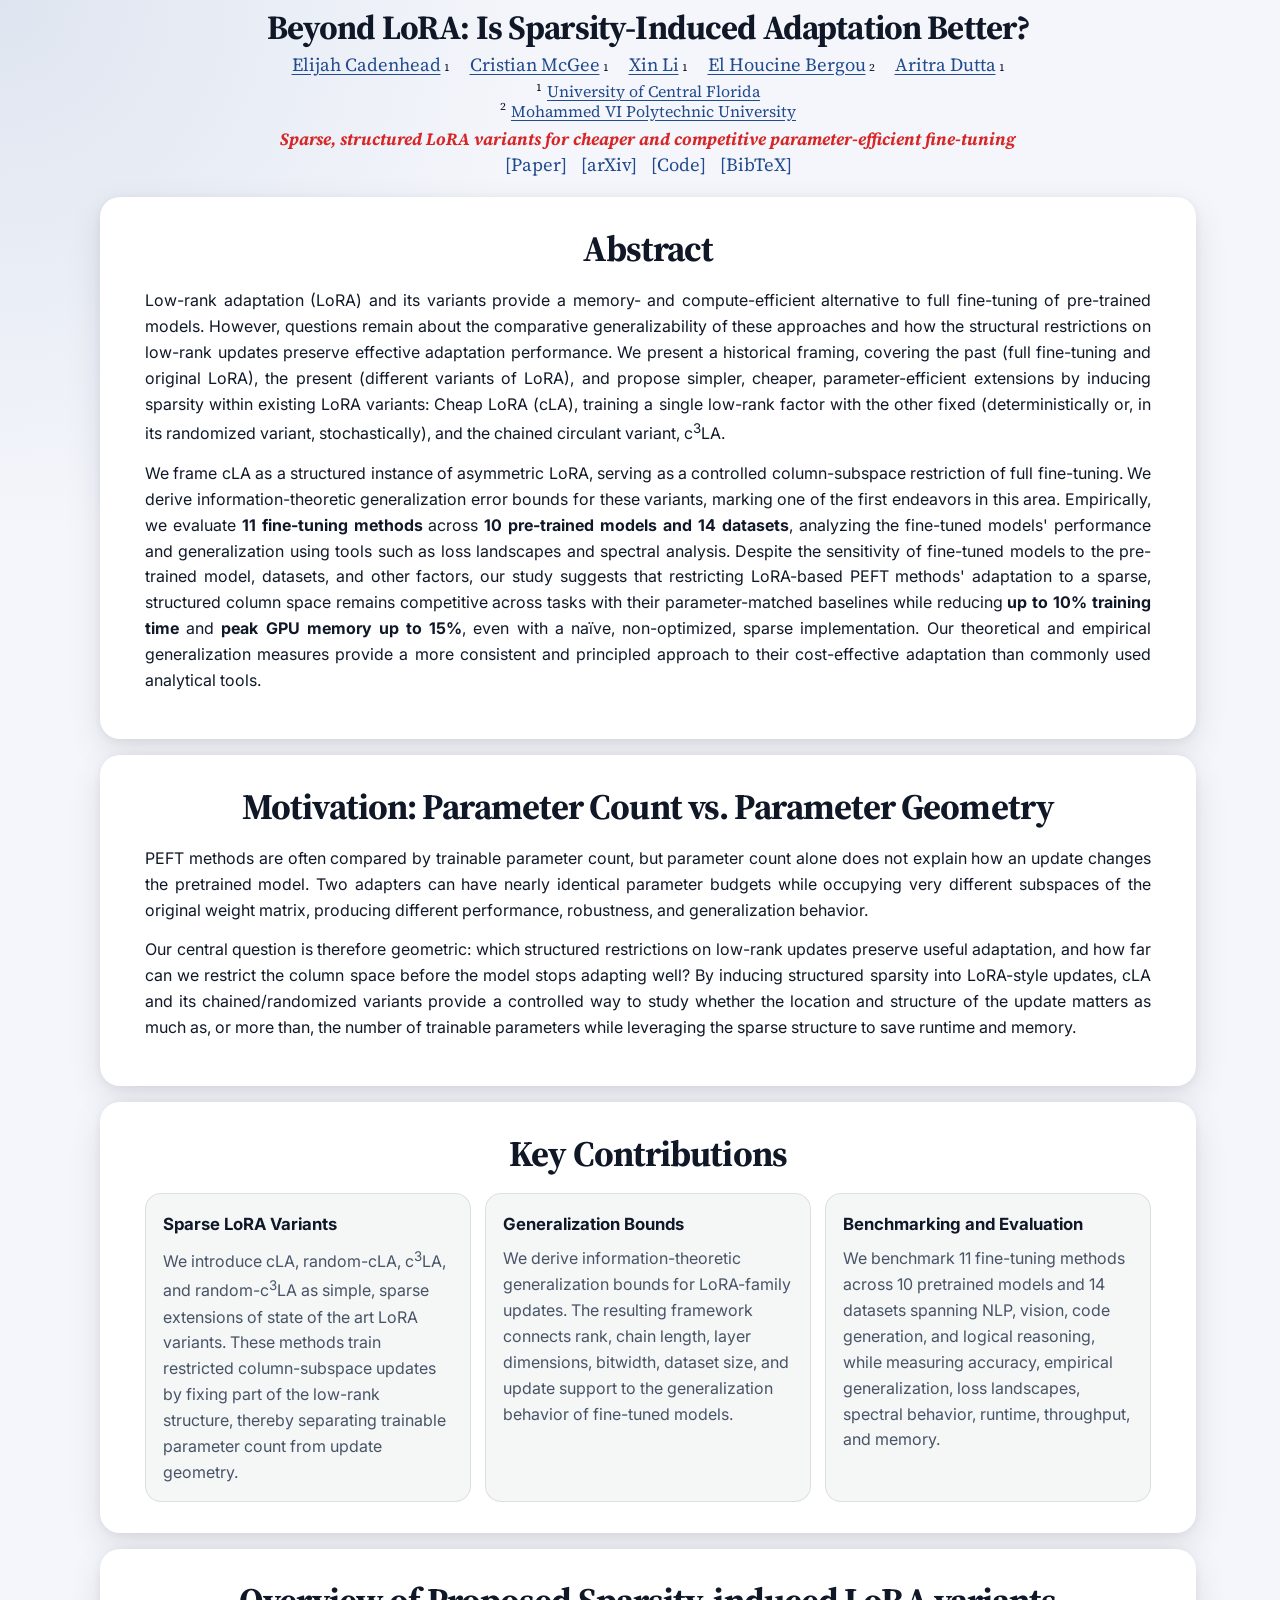
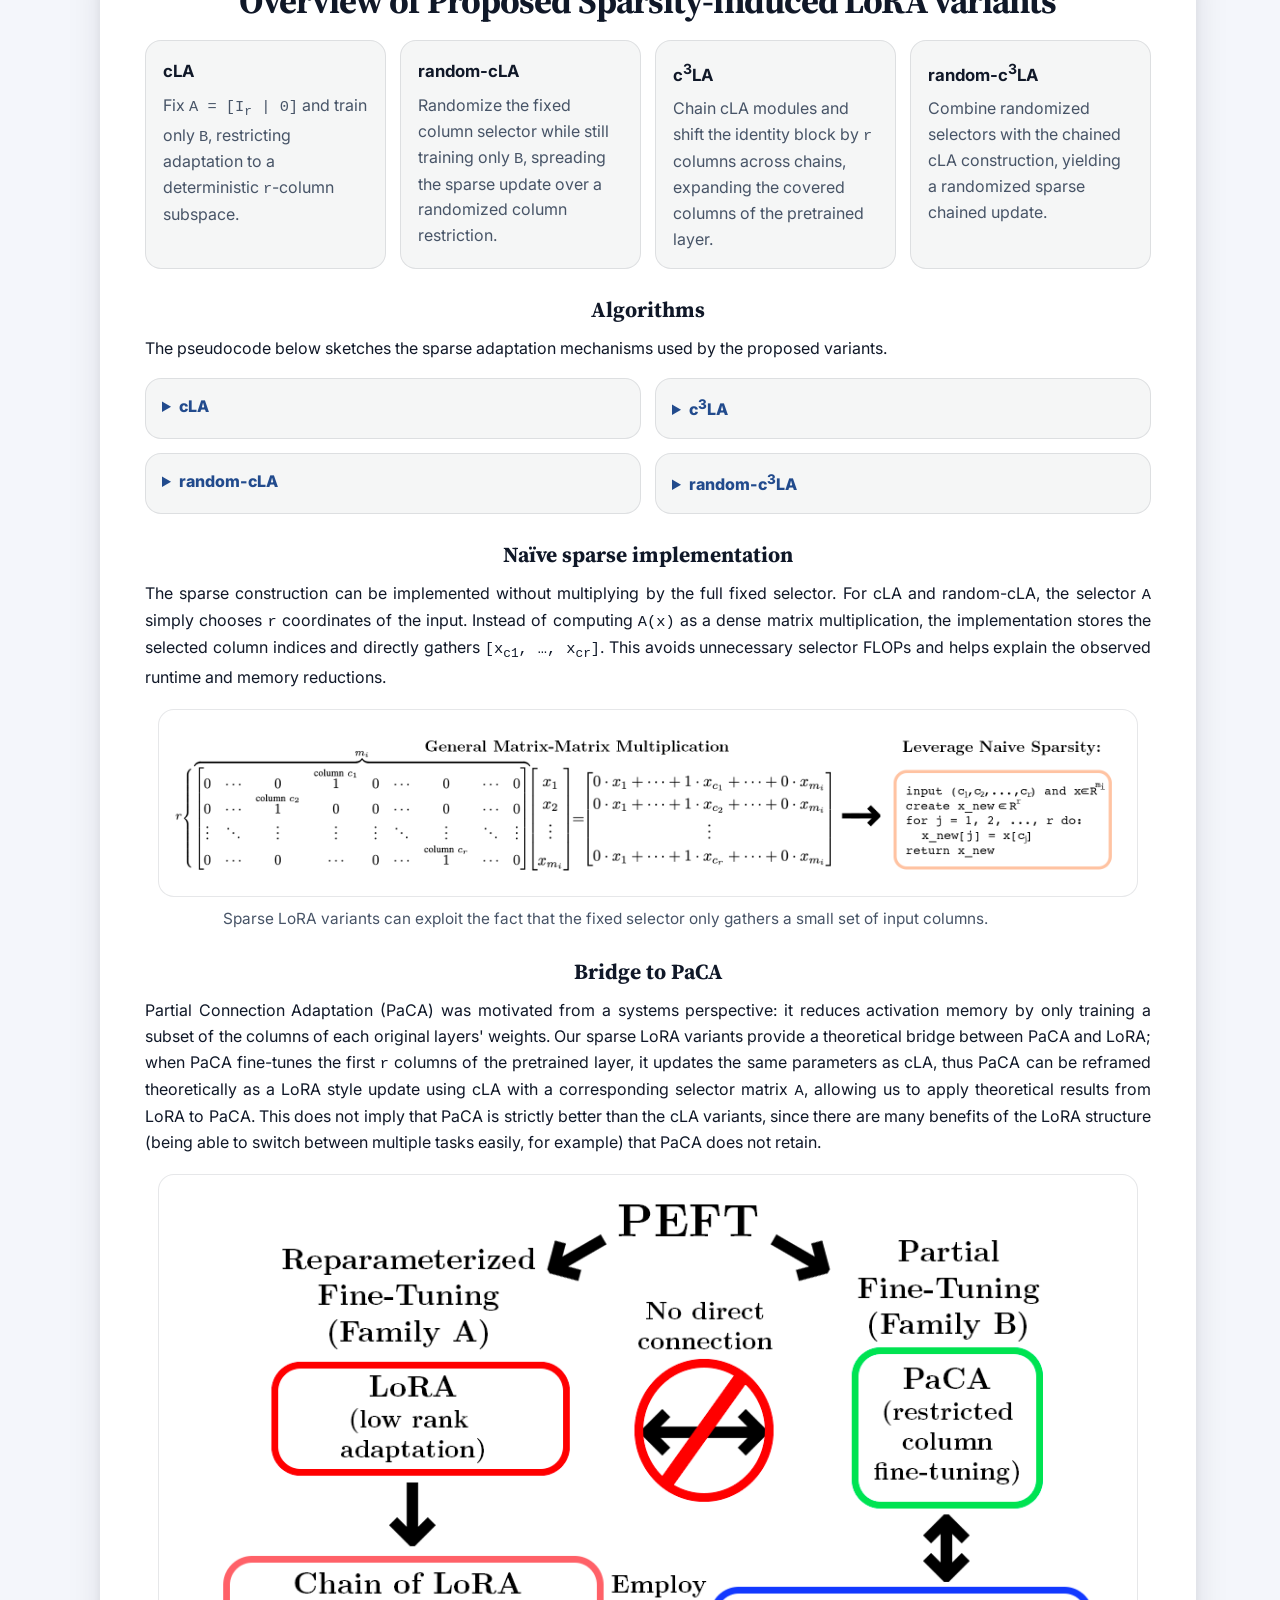
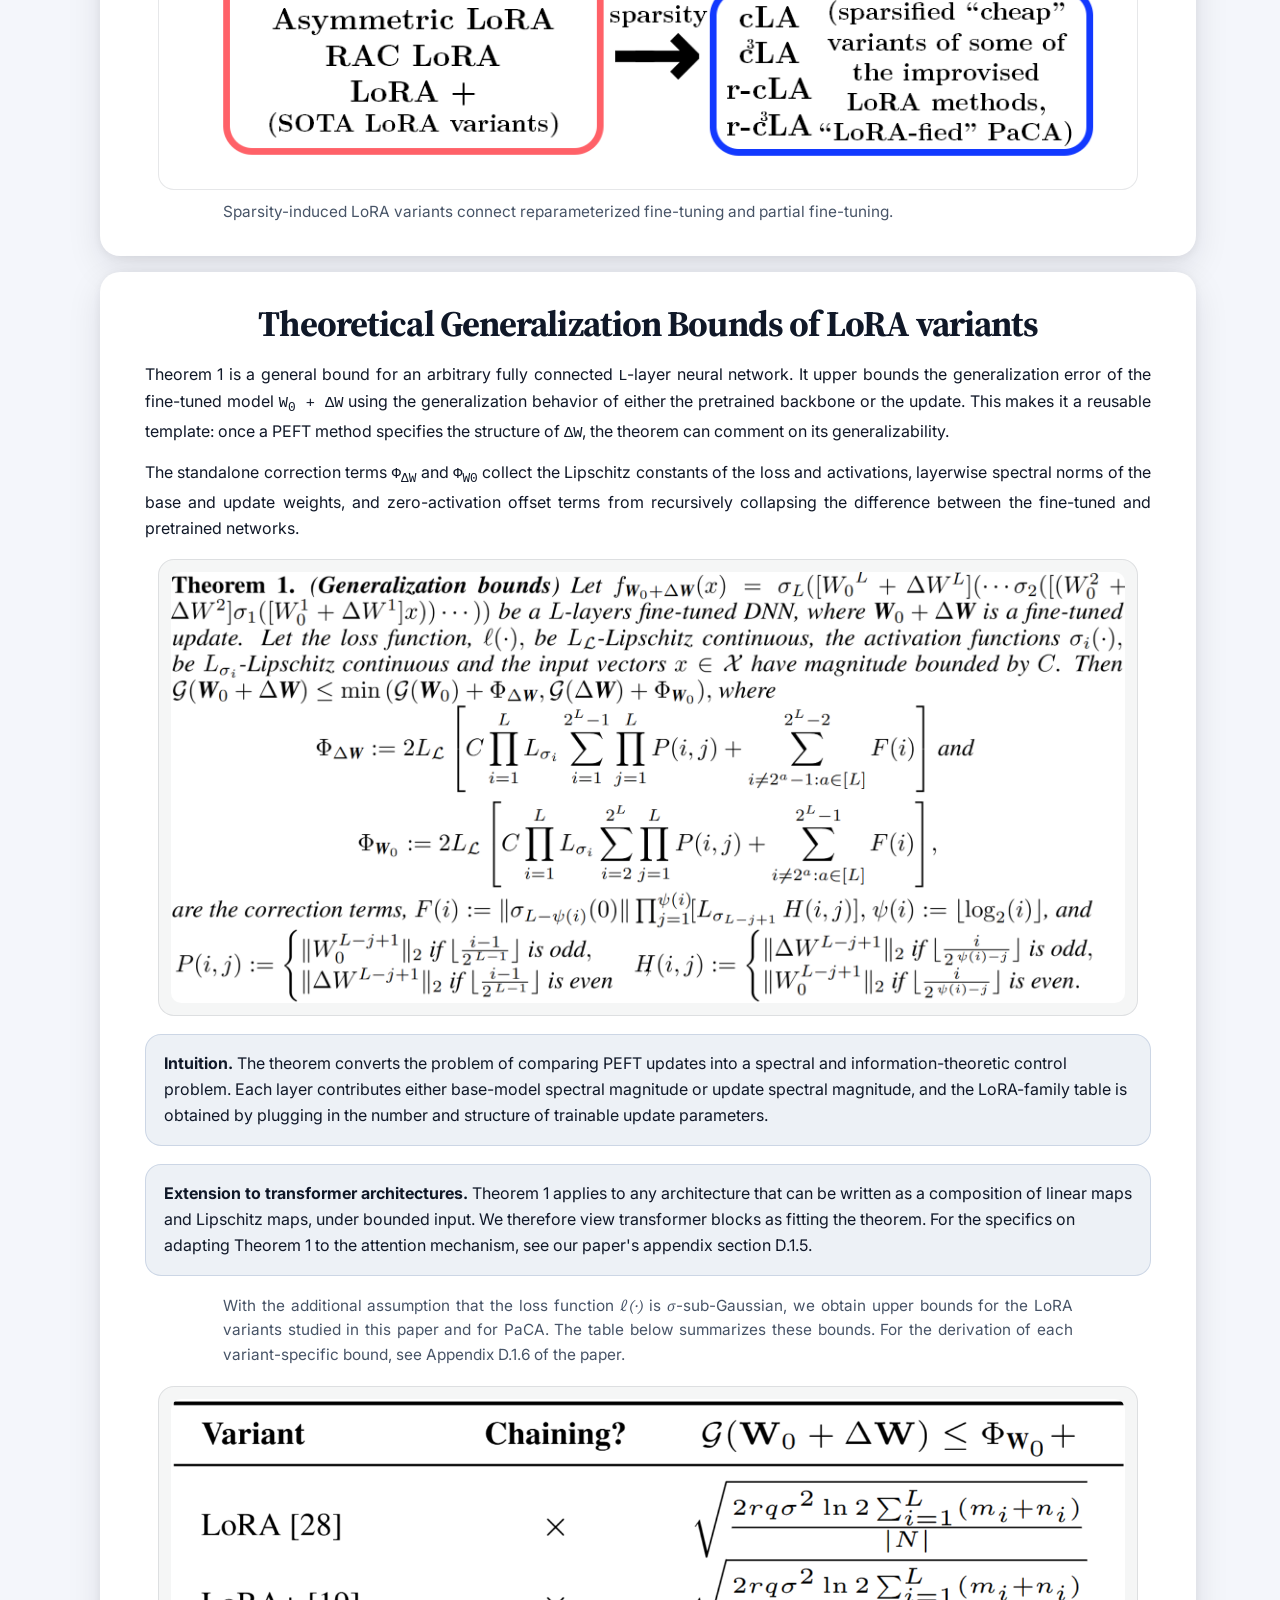
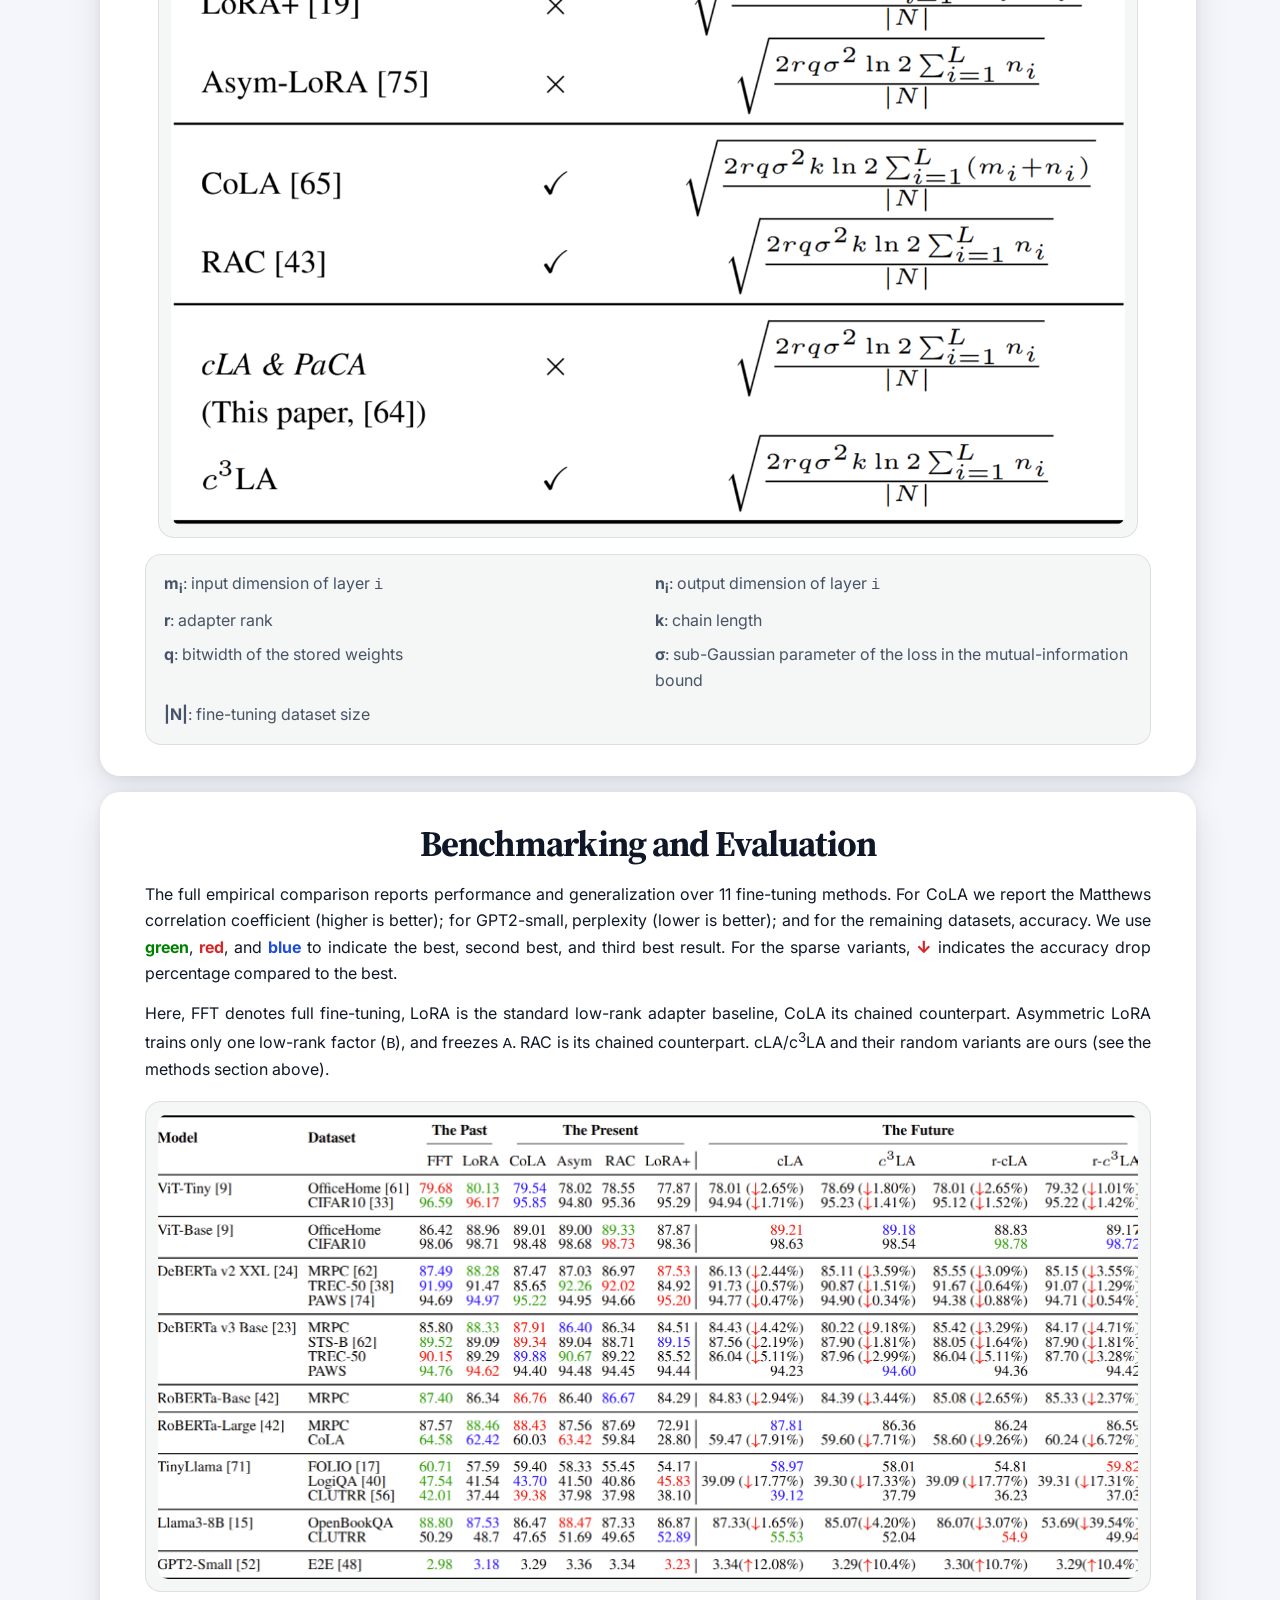
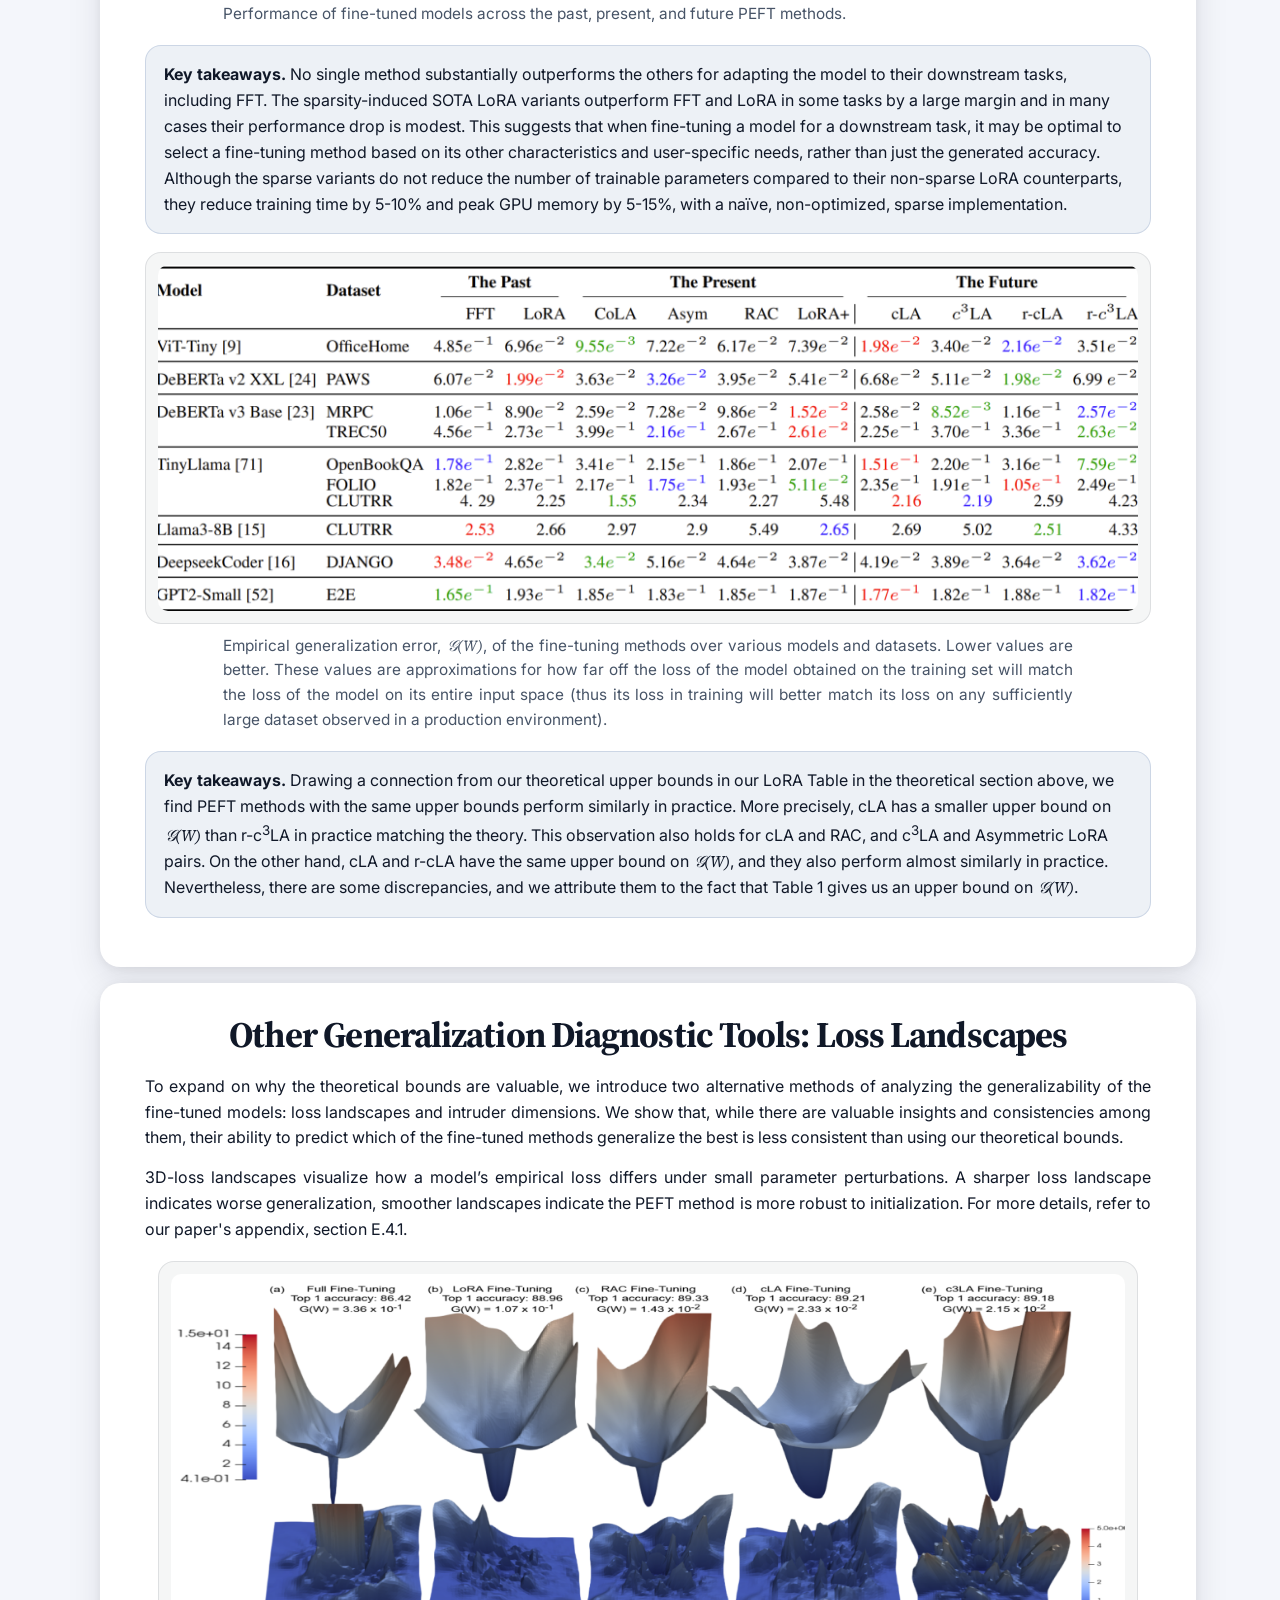
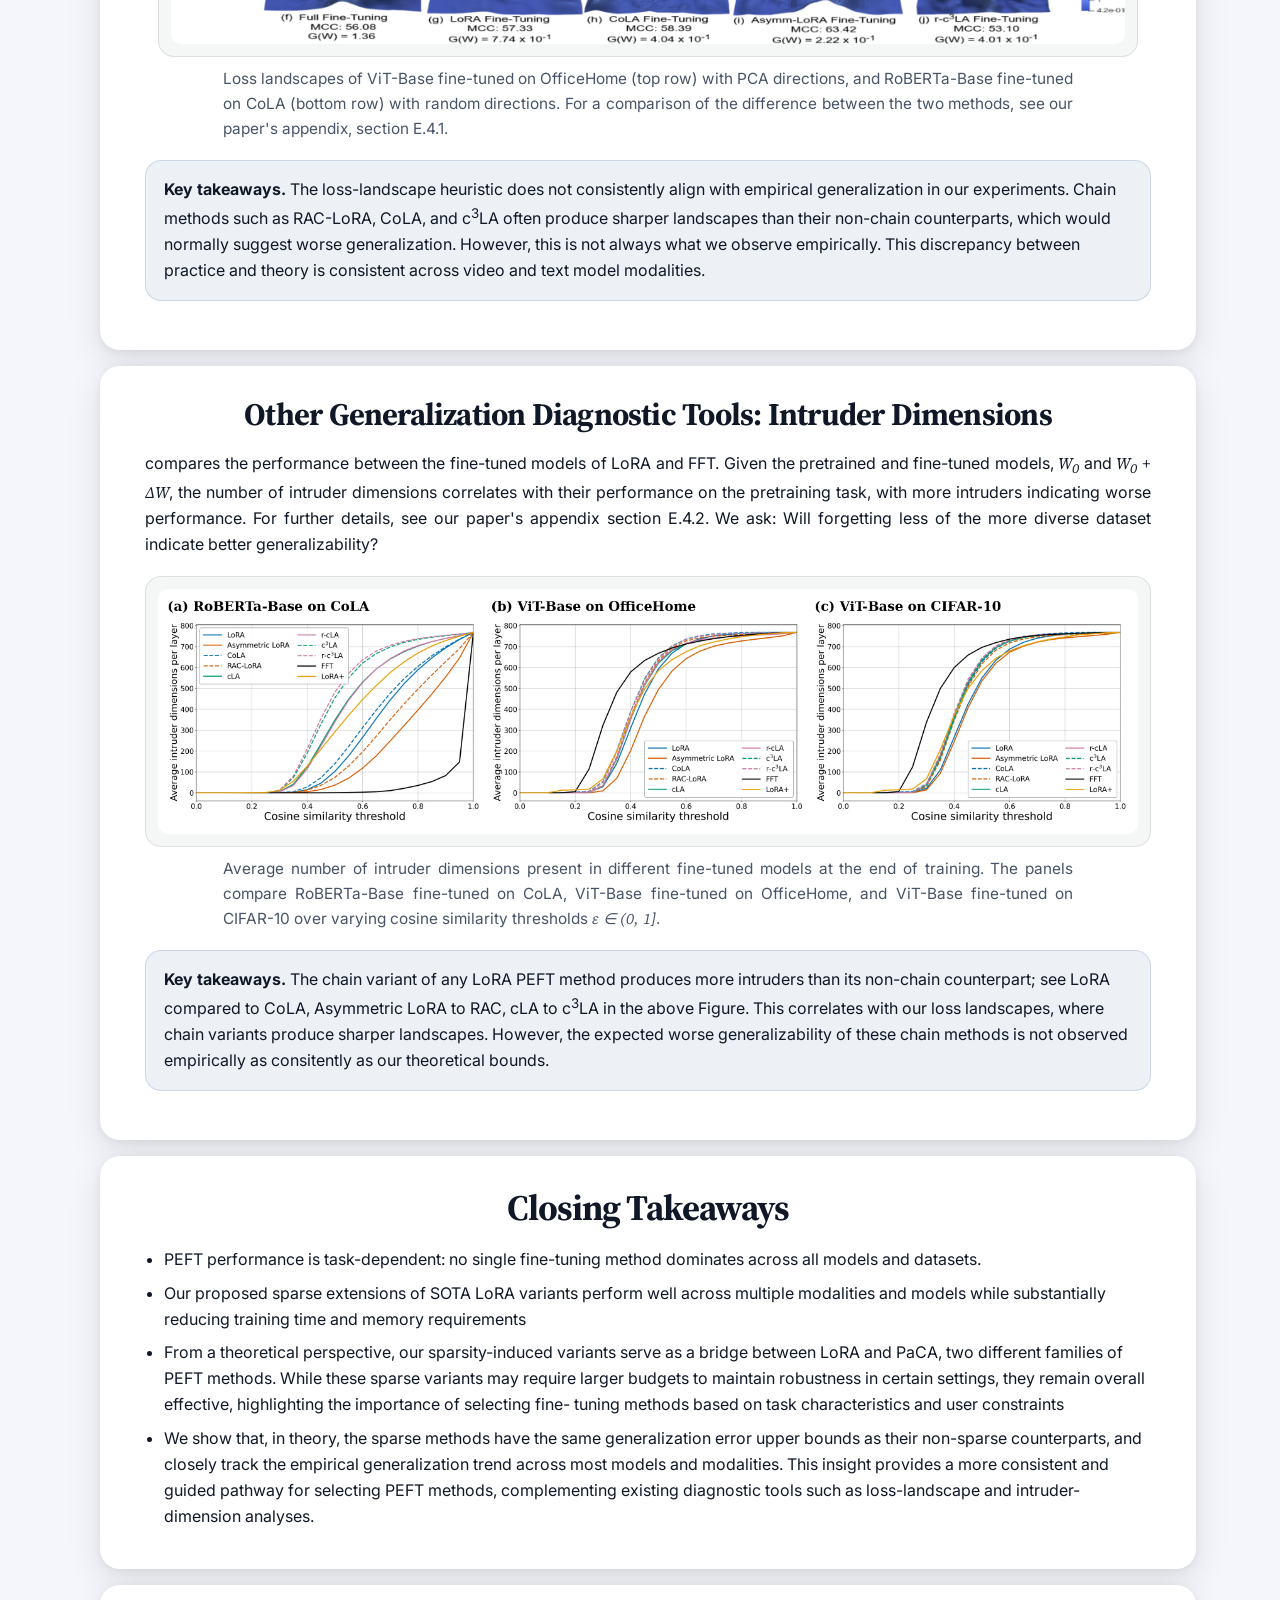
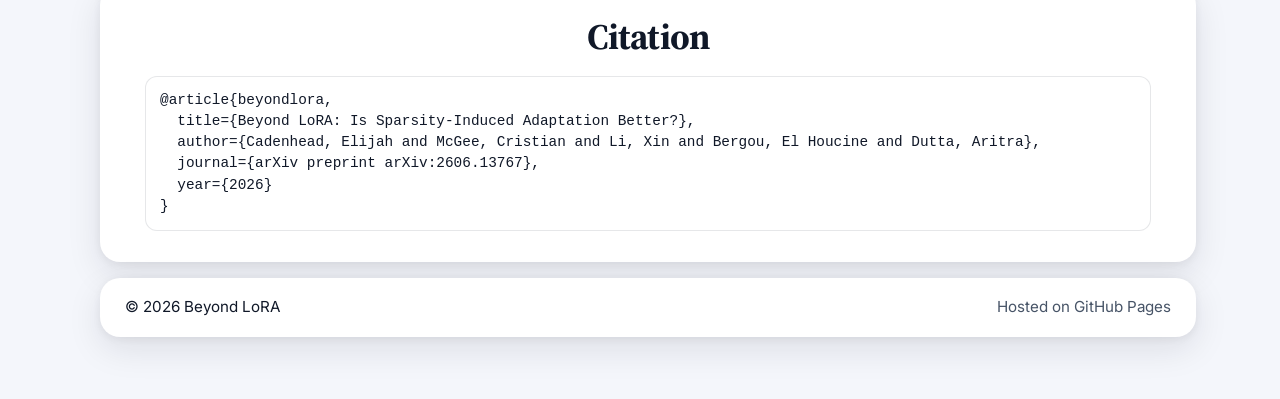
<file: docs/index.html>
<!doctype html>
<html lang="en">
<head>
  <meta charset="utf-8" />
  <meta name="viewport" content="width=device-width, initial-scale=1" />
  <title>Beyond LoRA: Is Sparsity-Induced Adaptation Better?</title>
  <link rel="stylesheet" href="styles.css?v=12" />
  <link rel="preconnect" href="https://fonts.googleapis.com">
  <link rel="preconnect" href="https://fonts.gstatic.com" crossorigin>
  <link href="https://fonts.googleapis.com/css2?family=Inter:wght@300;400;500;600;700&family=Source+Serif+4:opsz,wght@8..60,400;600;700&display=swap" rel="stylesheet">
</head>
<body>
  <main class="page">

    <section class="hero">
      <h1>Beyond LoRA: Is Sparsity-Induced Adaptation Better?</h1>

      <div class="author-line">
        <span><a href="https://github.com/EliCaden">Elijah Cadenhead</a><sup>1</sup></span>
        <span><a href="https://github.com/nizswan">Cristian McGee</a><sup>1</sup></span>
        <span><a href="https://scholar.google.com/citations?user=6j5YOXMAAAAJ&hl=en&oi=ao">Xin Li</a><sup>1</sup></span>
        <span><a href="https://scholar.google.com/citations?user=qzxprWoAAAAJ&hl=en&oi=ao">El Houcine Bergou</a><sup>2</sup></span>
        <span><a href="https://scholar.google.com/citations?user=vquoiHsAAAAJ&hl=en&oi=ao">Aritra Dutta</a><sup>1</sup></span>
      </div>

      <div class="affiliation-block">
        <p><sup>1</sup><a href="https://www.ucf.edu/">University of Central Florida</a></p>
        <p><sup>2</sup><a href="https://um6p.ma/en">Mohammed VI Polytechnic University</a></p>
      </div>

      <p class="tagline red-tagline">Sparse, structured LoRA variants for cheaper and competitive parameter-efficient fine-tuning</p>
    
    <div class="hero-links">
      <a class="paper-link" href="https://arxiv.org/pdf/2606.13767">[Paper]</a>
      <a class="paper-link" href="https://arxiv.org/abs/2606.13767">[arXiv]</a>
      <a class="paper-link" href="https://github.com/EliCaden/Beyond_LoRA">[Code]</a>
      <a class="paper-link" href="#citation">[BibTeX]</a>
    </div>

    </section>

    <section class="bubble">
      <h2>Abstract</h2>
      <p>
        Low-rank adaptation (LoRA) and its variants provide a memory- and compute-efficient alternative to full fine-tuning of pre-trained models. However, questions remain about the comparative generalizability of these approaches and how the structural restrictions on low-rank updates preserve effective adaptation performance. We present a historical framing, covering the past (full fine-tuning and original LoRA), the present (different variants of LoRA), and propose simpler, cheaper, parameter-efficient extensions by inducing sparsity within existing LoRA variants: Cheap LoRA (cLA), training a single low-rank factor with the other fixed (deterministically or, in its randomized variant, stochastically), and the chained circulant variant, c<sup>3</sup>LA.
      </p>
      <p>
        We frame cLA as a structured instance of asymmetric LoRA, serving as a controlled column-subspace restriction of full fine-tuning. We derive information-theoretic generalization error bounds for these variants, marking one of the first endeavors in this area. Empirically, we evaluate <strong>11 fine-tuning methods</strong> across <strong>10 pre-trained models and 14 datasets</strong>, analyzing the fine-tuned models' performance and generalization using tools such as loss landscapes and spectral analysis. Despite the sensitivity of fine-tuned models to the pre-trained model, datasets, and other factors, our study suggests that restricting LoRA-based PEFT methods' adaptation to a sparse, structured column space remains competitive across tasks with their parameter-matched baselines while reducing <strong>up to 10% training time</strong> and <strong>peak GPU memory up to 15%</strong>, even with a naïve, non-optimized, sparse implementation. Our theoretical and empirical generalization measures provide a more consistent and principled approach to their cost-effective adaptation than commonly used analytical tools.
      </p>
    </section>

    <section class="bubble">
      <h2>Motivation: Parameter Count vs. Parameter Geometry</h2>
      <p>
        PEFT methods are often compared by trainable parameter count, but parameter count alone does not explain how an update changes the pretrained model. Two adapters can have nearly identical parameter budgets while occupying very different subspaces of the original weight matrix, producing different performance, robustness, and generalization behavior.
      </p>
      <p>
        Our central question is therefore geometric: which structured restrictions on low-rank updates preserve useful adaptation, and how far can we restrict the column space before the model stops adapting well? By inducing structured sparsity into LoRA-style updates, cLA and its chained/randomized variants provide a controlled way to study whether the location and structure of the update matters as much as, or more than, the number of trainable parameters while leveraging the sparse structure to save runtime and memory.
      </p>
    </section>

    <section class="bubble">
      <h2>Key Contributions</h2>
      <div class="contrib-grid three-card-grid">
        <article class="contrib-card">
          <h3>Sparse LoRA Variants</h3>
          <p>
            We introduce cLA, random-cLA, c<sup>3</sup>LA, and random-c<sup>3</sup>LA as simple, sparse extensions of state of the art LoRA variants. These methods train restricted column-subspace updates by fixing part of the low-rank structure, thereby separating trainable parameter count from update geometry.
          </p>
        </article>
        <article class="contrib-card">
          <h3>Generalization Bounds</h3>
          <p>
            We derive information-theoretic generalization bounds for LoRA-family updates. The resulting framework connects rank, chain length, layer dimensions, bitwidth, dataset size, and update support to the generalization behavior of fine-tuned models.
          </p>
        </article>
        <article class="contrib-card">
          <h3>Benchmarking and Evaluation</h3>
          <p>
            We benchmark 11 fine-tuning methods across 10 pretrained models and 14 datasets spanning NLP, vision, code generation, and logical reasoning, while measuring accuracy, empirical generalization, loss landscapes, spectral behavior, runtime, throughput, and memory.
          </p>
        </article>
      </div>
    </section>

    <section class="bubble">
      <h2>Overview of Proposed Sparsity-induced LoRA variants</h2>
      <div class="method-grid">
        <article class="method-card">
          <h3>cLA</h3>
          <p>Fix <span class="mono">A = [I<sub>r</sub> | 0]</span> and train only <span class="mono">B</span>, restricting adaptation to a deterministic <span class="mono">r</span>-column subspace.</p>
        </article>
        <article class="method-card">
          <h3>random-cLA</h3>
          <p>Randomize the fixed column selector while still training only <span class="mono">B</span>, spreading the sparse update over a randomized column restriction.</p>
        </article>
        <article class="method-card">
          <h3>c<sup>3</sup>LA</h3>
          <p>Chain cLA modules and shift the identity block by <span class="mono">r</span> columns across chains, expanding the covered columns of the pretrained layer.</p>
        </article>
        <article class="method-card">
          <h3>random-c<sup>3</sup>LA</h3>
          <p>Combine randomized selectors with the chained cLA construction, yielding a randomized sparse chained update.</p>
        </article>
      </div>

      <h3 class="subsection-title">Algorithms</h3>
      <p>The pseudocode below sketches the sparse adaptation mechanisms used by the proposed variants.</p>
      <div class="details-grid">
        <details>
          <summary>cLA</summary>
          <pre><code>Given pretrained layer W0 ∈ R^{n×m}
Choose rank r and scale α

Set A = [ I_r | 0_{r×(m-r)} ]
Initialize B = 0_{n×r}

For each training step:
  Compute loss L using W = W0 + (α/r) · B · A
  Update B ← B − η · ∇_B L

Return adapted layer W</code></pre>
        </details>
        <details>
          <summary>c<sup>3</sup>LA</summary>
          <pre><code>Given pretrained layer W0 ∈ R^{n×m}
Choose rank r, chain length k, scale α

For j = 1..k:
  Define A_j as a shifted selector
    A_1 = [ I_r | 0 | 0 | ... ]
    A_2 = [ 0 | I_r | 0 | ... ]
    ...
  Initialize B_j = 0_{n×r}

For j = 1..k:
  For each training step:
    Compute loss L using
      W = W0 + Σ_{t=1..j} (α/r) · B_t · A_t
    Update B_j ← B_j − η · ∇_{B_j} L

Return adapted layer W</code></pre>
        </details>
        <details>
          <summary>random-cLA</summary>
          <pre><code>Given pretrained layer W0 ∈ R^{n×m}
Choose rank r and scale α

Sample a fixed randomized selector A
Initialize B = 0_{n×r}

For each training step:
  Compute loss L using W = W0 + (α/r) · B · A
  Update B ← B − η · ∇_B L

Return adapted layer W</code></pre>
        </details>
        <details>
          <summary>random-c<sup>3</sup>LA</summary>
          <pre><code>Given pretrained layer W0 ∈ R^{n×m}
Choose rank r, chain length k, scale α

For j = 1..k:
  Sample a fixed randomized selector without replacement A_j from the shifted selectors of c^{3}LA
  Initialize B_j = 0_{n×r}

For j = 1..k:
  For each training step:
    Compute loss L using
      W = W0 + Σ_{t=1..j} (α/r) · B_t · A_t
    Update B_j ← B_j − η · ∇_{B_j} L

Return adapted layer W</code></pre>
        </details>
      </div>

      <h3 class="subsection-title">Naïve sparse implementation</h3>
      <p>
        The sparse construction can be implemented without multiplying by the full fixed selector. For cLA and random-cLA, the selector <span class="mono">A</span> simply chooses <span class="mono">r</span> coordinates of the input. Instead of computing <span class="mono">A(x)</span> as a dense matrix multiplication, the implementation stores the selected column indices and directly gathers <span class="mono">[x<sub>c1</sub>, …, x<sub>cr</sub>]</span>. This avoids unnecessary selector FLOPs and helps explain the observed runtime and memory reductions.
      </p>
      <figure class="img-figure img-figure-clean">
        <img src="Sparse_Figure_Final.png" alt="Naive sparse implementation diagram" />
      </figure>
      <p class="caption">Sparse LoRA variants can exploit the fact that the fixed selector only gathers a small set of input columns.</p>

      <h3 class="subsection-title">Bridge to PaCA</h3>
      <p>
        Partial Connection Adaptation (PaCA) was motivated from a systems perspective: it reduces activation memory by only training a subset of the columns of each original layers' weights. Our sparse LoRA variants provide a theoretical bridge between PaCA and LoRA; when PaCA fine-tunes the first <span class="mono">r</span> columns of the pretrained layer, it updates the same parameters as cLA, thus PaCA can be reframed theoretically as a LoRA style update using cLA with a corresponding selector matrix <span class="mono">A</span>, allowing us to apply theoretical results from LoRA to PaCA. This does not imply that PaCA is strictly better than the cLA variants, since there are many benefits of the LoRA structure (being able to switch between multiple tasks easily, for example) that PaCA does not retain.
      </p>
      <figure class="img-figure img-figure-clean">
        <img src="lora_paca_connect.png" alt="Connection between LoRA, PaCA, and sparsity-induced LoRA variants" />
      </figure>
      <p class="caption">Sparsity-induced LoRA variants connect reparameterized fine-tuning and partial fine-tuning.</p>
    </section>

    <section class="bubble">
      <h2>Theoretical Generalization Bounds of LoRA variants</h2>
      <p>
        Theorem 1 is a general bound for an arbitrary fully connected <span class="mono">L</span>-layer neural network. It upper bounds the generalization error of the fine-tuned model <span class="mono">W<sub>0</sub> + ΔW</span> using the generalization behavior of either the pretrained backbone or the update. This makes it a reusable template: once a PEFT method specifies the structure of <span class="mono">ΔW</span>, the theorem can comment on its generalizability.
      </p>
      <p>
        The standalone correction terms <span class="mono">Φ<sub>ΔW</sub></span> and <span class="mono">Φ<sub>W0</sub></span> collect the Lipschitz constants of the loss and activations, layerwise spectral norms of the base and update weights, and zero-activation offset terms from recursively collapsing the difference between the fine-tuned and pretrained networks.
      </p>
      <figure class="img-figure">
        <img src="Theorem_1_itself.png" alt="Generalization error upper bound theorem" />
      </figure>
      <div class="takeaway">
        <strong>Intuition.</strong> The theorem converts the problem of comparing PEFT updates into a spectral and information-theoretic control problem. Each layer contributes either base-model spectral magnitude or update spectral magnitude, and the LoRA-family table is obtained by plugging in the number and structure of trainable update parameters.
      </div>
      <div class="takeaway">
        <strong>Extension to transformer architectures.</strong> Theorem 1 applies to any architecture that can be written as a composition of linear maps and
Lipschitz maps, under bounded input. We therefore view transformer blocks as fitting the theorem. For the specifics on adapting Theorem 1 to the attention mechanism, see our paper's appendix section D.1.5.
      </div>
      <p class="caption">
        With the additional assumption that the loss function <span class="math">ℓ(·)</span> is
        <span class="math">σ</span>-sub-Gaussian, we obtain upper bounds for the LoRA variants
        studied in this paper and for PaCA. The table below summarizes these bounds. For the derivation of each
        variant-specific bound, see Appendix D.1.6 of the paper.
      </p>
      <figure class="img-figure">
        <img src="Gen_Bound_Theory_Table.png" alt="Generalization upper bounds for different PEFT methods" />
      </figure>
      <div class="notation-grid">
        <div><strong>m<sub>i</sub></strong>: input dimension of layer <span class="mono">i</span></div>
        <div><strong>n<sub>i</sub></strong>: output dimension of layer <span class="mono">i</span></div>
        <div><strong>r</strong>: adapter rank</div>
        <div><strong>k</strong>: chain length</div>
        <div><strong>q</strong>: bitwidth of the stored weights</div>
        <div><strong>σ</strong>: sub-Gaussian parameter of the loss in the mutual-information bound</div>
        <div><strong>|N|</strong>: fine-tuning dataset size</div>
      </div>
    </section>

    <section class="bubble">
      <h2>Benchmarking and Evaluation</h2>
      <p>
        The full empirical comparison reports performance and generalization over 11 fine-tuning methods. For CoLA we report the Matthews correlation coefficient (higher is better); for GPT2-small, perplexity (lower is better); and for the remaining datasets, accuracy. We use <span class="rank-green">green</span>, <span class="rank-red">red</span>, and
  <span class="rank-blue">blue</span> to indicate the best, second best, and third best result.
  For the sparse variants, <span class="red-down">↓</span> indicates the accuracy drop percentage
  compared to the best.
      </p>
      <p>
        Here, FFT denotes full fine-tuning, LoRA is the standard low-rank adapter baseline, CoLA its chained counterpart. Asymmetric LoRA trains only one low-rank factor (<span class="mono">B</span>), and freezes <span class="mono">A</span>. RAC is its chained counterpart. cLA/c<sup>3</sup>LA and their random variants are ours (see the methods section above).
      </p>
      <figure class="img-figure wide-figure">
        <img src="Table2_Performance.png" alt="Table 2: performance of fine-tuned models" />
      </figure>
      <p class="caption">Performance of fine-tuned models across the past, present, and future PEFT methods.</p>
      <div class="takeaway">
        <strong>Key takeaways.</strong> No single method substantially outperforms the others for adapting
the model to their downstream tasks, including FFT. The sparsity-induced SOTA LoRA variants outperform FFT and
LoRA in some tasks by a large margin and in many cases their performance drop is modest. This suggests
that when fine-tuning a model for a downstream task, it may be optimal to select a fine-tuning
method based on its other characteristics and user-specific needs, rather than just the generated
accuracy. Although the sparse variants do not reduce the number of trainable parameters compared to their non-sparse LoRA
counterparts, they reduce training time by 5-10% and peak GPU memory by 5-15%, with a naïve,
non-optimized, sparse implementation.
      </div>
      <figure class="img-figure wide-figure">
        <img src="Table3_Generalization.png" alt="Table 3: empirical generalization error" />
      </figure>
      <p class="caption">Empirical generalization error, <span class="math">𝒢(W)</span>, of the fine-tuning methods over various models and datasets. Lower values are better. These values are approximations for how far off the loss of the model obtained on the training set will match the loss of the model on its entire input space (thus its loss in training will better match its loss on any sufficiently large dataset observed in a production environment).</p>
      <div class="takeaway">
      <strong>Key takeaways.</strong> 
      Drawing a connection from our theoretical upper bounds in our LoRA Table in the theoretical section above, we find PEFT methods with the
      same upper bounds perform similarly in practice. More precisely, cLA has a smaller upper bound on
      <span class="math">𝒢(W)</span> than r-c<sup>3</sup>LA in practice matching the theory. This observation
      also holds for cLA and RAC, and c<sup>3</sup>LA and Asymmetric LoRA pairs. On the other hand, cLA and
      r-cLA have the same upper bound on <span class="math">𝒢(W)</span>, and they also perform almost similarly in practice. Nevertheless, there are some discrepancies, and we attribute them to the fact that Table 1 gives us
      an upper bound on <span class="math">𝒢(W)</span>.
      </div>
    </section>


<section class="bubble">
  <h2>Other Generalization Diagnostic Tools: Loss Landscapes</h2>

  <p>
  To expand on why the theoretical bounds are valuable, we introduce two alternative methods of analyzing the generalizability of the fine-tuned models: loss landscapes and intruder dimensions. We show that, while there are valuable insights and consistencies among them, their ability to predict which of the fine-tuned methods generalize the best is less consistent than using our theoretical bounds.
  </p>

  <p>
    3D-loss landscapes visualize how a model’s empirical loss differs under small parameter perturbations. A sharper loss landscape indicates worse generalization, smoother
landscapes indicate the PEFT method is more robust to initialization. For more details, refer to our paper's appendix, section E.4.1.
  </p>

  <figure class="img-figure">
    <img src="Updated_Teaser_Good.png" alt="Loss landscape comparison across fine-tuning methods" />
  </figure>

  <p class="caption">
    Loss landscapes of ViT-Base fine-tuned on OfficeHome (top row) with PCA directions, and RoBERTa-Base fine-tuned on CoLA (bottom row) with random directions. For a comparison of the difference between the two methods, see our paper's appendix, section E.4.1.
  </p>

  <div class="takeaway">
    <strong>Key takeaways.</strong>
    The loss-landscape heuristic does not consistently align with empirical generalization in our experiments. Chain methods such as RAC-LoRA, CoLA, and c<sup>3</sup>LA often produce sharper landscapes than their non-chain counterparts, which would normally suggest worse generalization. However, this is not always what we observe empirically. This discrepancy between practice and theory is consistent across video
and text model modalities.
  </div>
</section>

<section class="bubble">
  <h2 class="one-line-title">Other Generalization Diagnostic Tools: Intruder Dimensions</h2>

  <p>
    compares the performance between the fine-tuned models of LoRA
and FFT. Given the pretrained and fine-tuned models, <span class="math">W<sub>0</sub></span> and <span class="math">W<sub>0</sub> + ΔW</span>, the number of intruder
dimensions correlates with their performance on the pretraining task, with more intruders indicating worse performance. For further details, see our paper's appendix section E.4.2. We ask: Will forgetting less of the more diverse dataset indicate
better generalizability? 
  </p>

  <figure class="img-figure wide-figure">
    <img src="Intruder_Dimensions_horizontal.png" alt="Intruder dimension counts across fine-tuned models" />
  </figure>

  <p class="caption">
    Average number of intruder dimensions present in different fine-tuned models at the end of training. The panels compare RoBERTa-Base fine-tuned on CoLA, ViT-Base fine-tuned on OfficeHome, and ViT-Base fine-tuned on CIFAR-10 over varying cosine similarity thresholds <span class="math">ε ∈ (0, 1]</span>.
  </p>

  <div class="takeaway">
    <strong>Key takeaways.</strong>
     The chain variant of any LoRA PEFT method produces more intruders than its
non-chain counterpart; see LoRA compared to CoLA, Asymmetric LoRA to RAC, cLA to c<sup>3</sup>LA in
the above Figure. This correlates with our loss landscapes, where chain variants produce sharper landscapes.
However, the expected worse generalizability of these chain methods is not observed empirically as consitently as our theoretical bounds.
  </div>
</section>
    
    <section class="bubble">
      <h2>Closing Takeaways</h2>
      <ul class="takeaway-list">
        <li>PEFT performance is task-dependent: no single fine-tuning method dominates across all models and datasets.</li>
        <li>Our proposed sparse extensions of SOTA LoRA
variants perform well across multiple modalities and models while substantially reducing training
time and memory requirements</li>
        <li> From a theoretical perspective, our sparsity-induced variants serve
as a bridge between LoRA and PaCA, two different families of PEFT methods. While these sparse
variants may require larger budgets to maintain robustness in certain settings, they remain overall effective, highlighting the importance of selecting fine-
tuning methods based on task characteristics and user constraints</li>
        <li>We show that, in theory,
the sparse methods have the same generalization error upper bounds as their non-sparse counterparts,
and closely track the empirical generalization trend across most models and modalities. This insight
provides a more consistent and guided pathway for selecting PEFT methods, complementing existing
diagnostic tools such as loss-landscape and intruder-dimension analyses.</li>
      </ul>
    </section>

    <section class="bubble" id="citation">
      <h2>Citation</h2>
      <pre><code>@article{beyondlora,
  title={Beyond LoRA: Is Sparsity-Induced Adaptation Better?},
  author={Cadenhead, Elijah and McGee, Cristian and Li, Xin and Bergou, El Houcine and Dutta, Aritra},
  journal={arXiv preprint arXiv:2606.13767},
  year={2026}
}</code></pre>
    </section>

    <section class="bubble bubble-footer">
      <div class="footer-row">
        <span>© <span id="year"></span> Beyond LoRA</span>
        <span class="muted">Hosted on GitHub Pages</span>
      </div>
    </section>
  </main>
  <script>document.getElementById("year").textContent = new Date().getFullYear();</script>
</body>
</html>
</file>
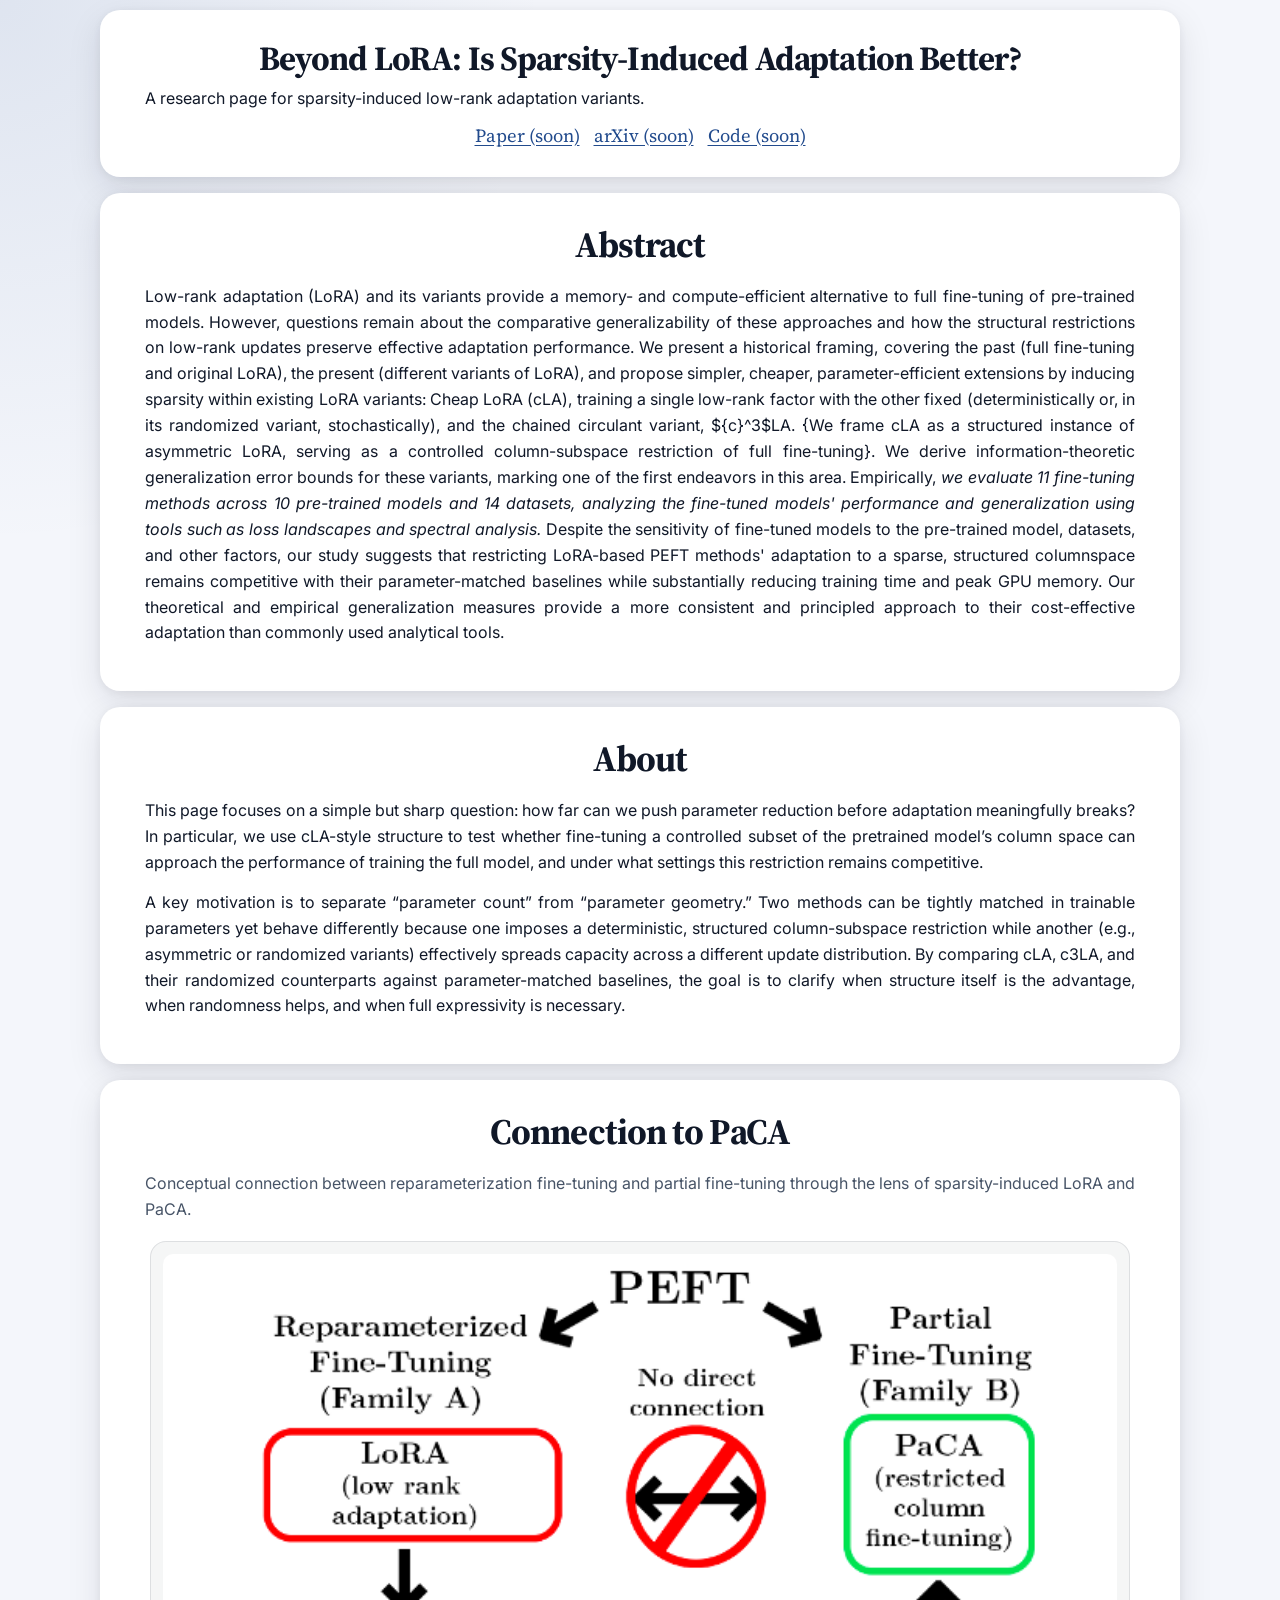
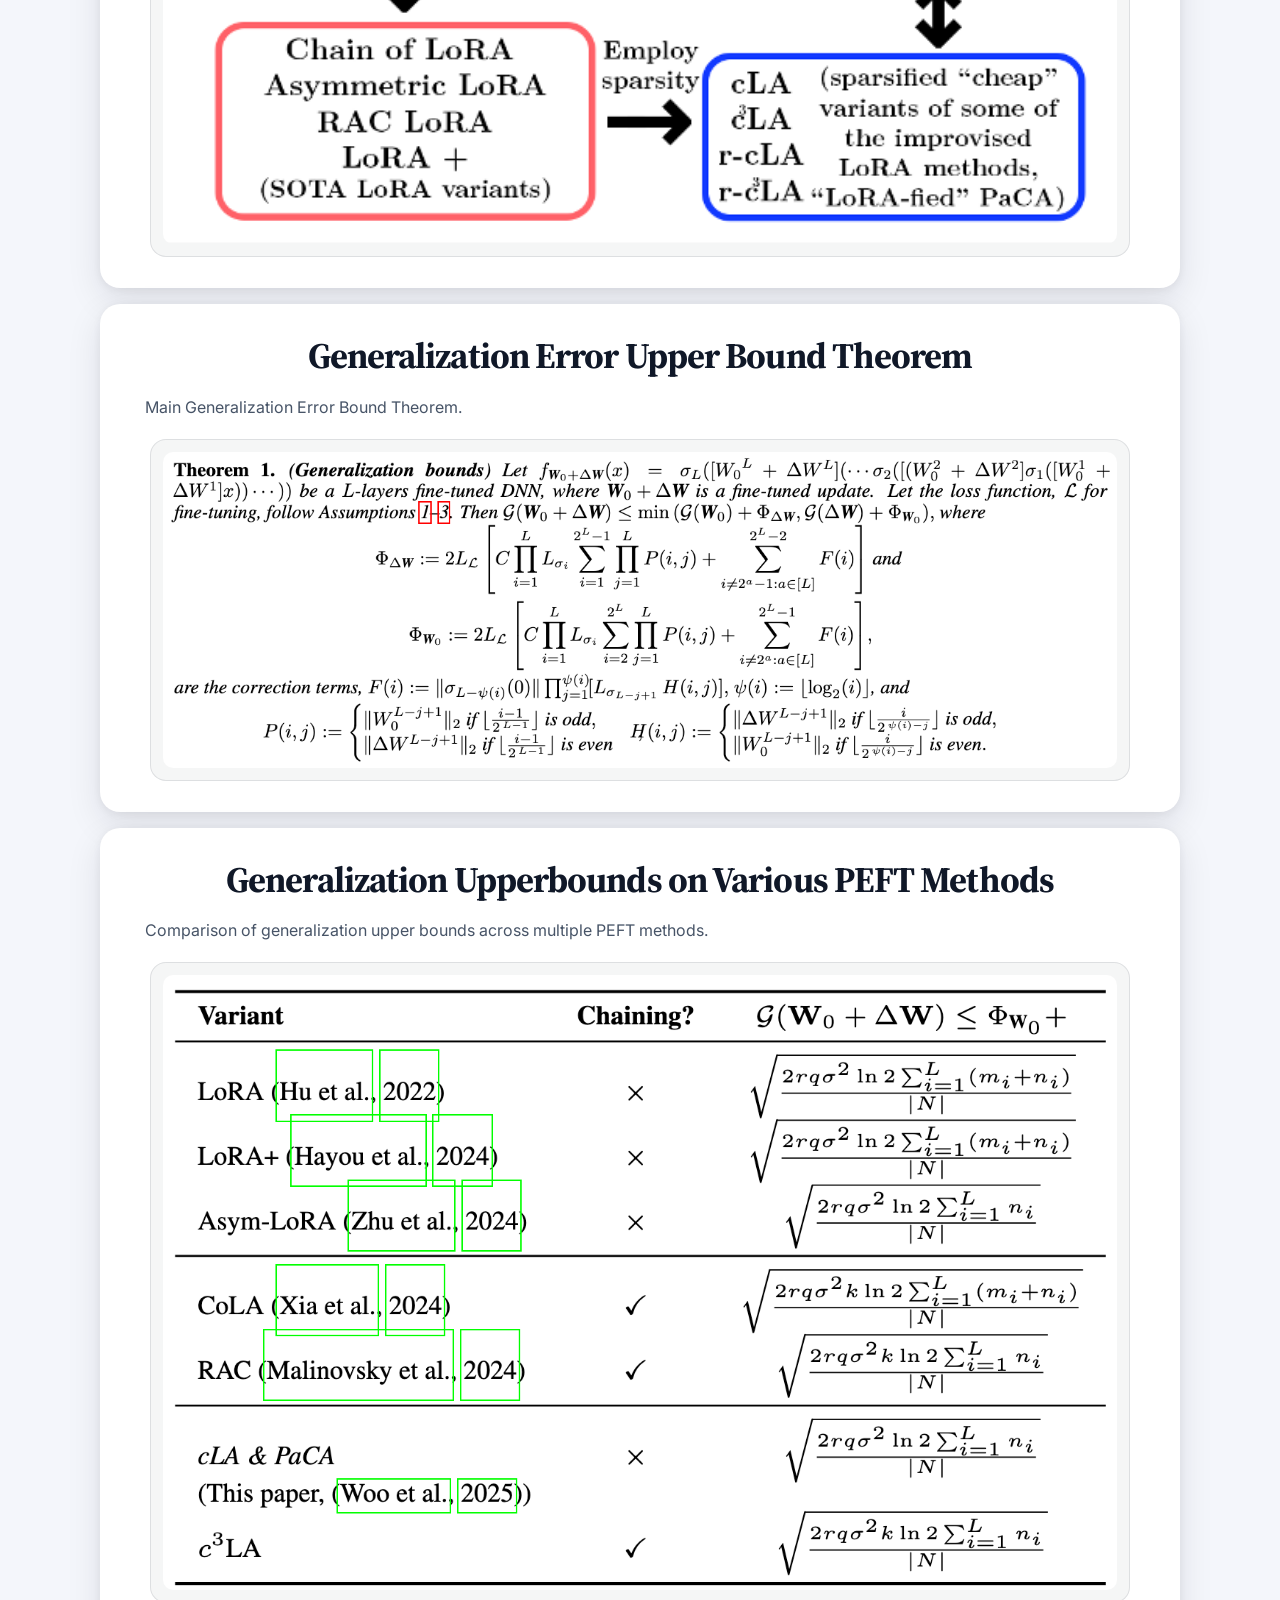
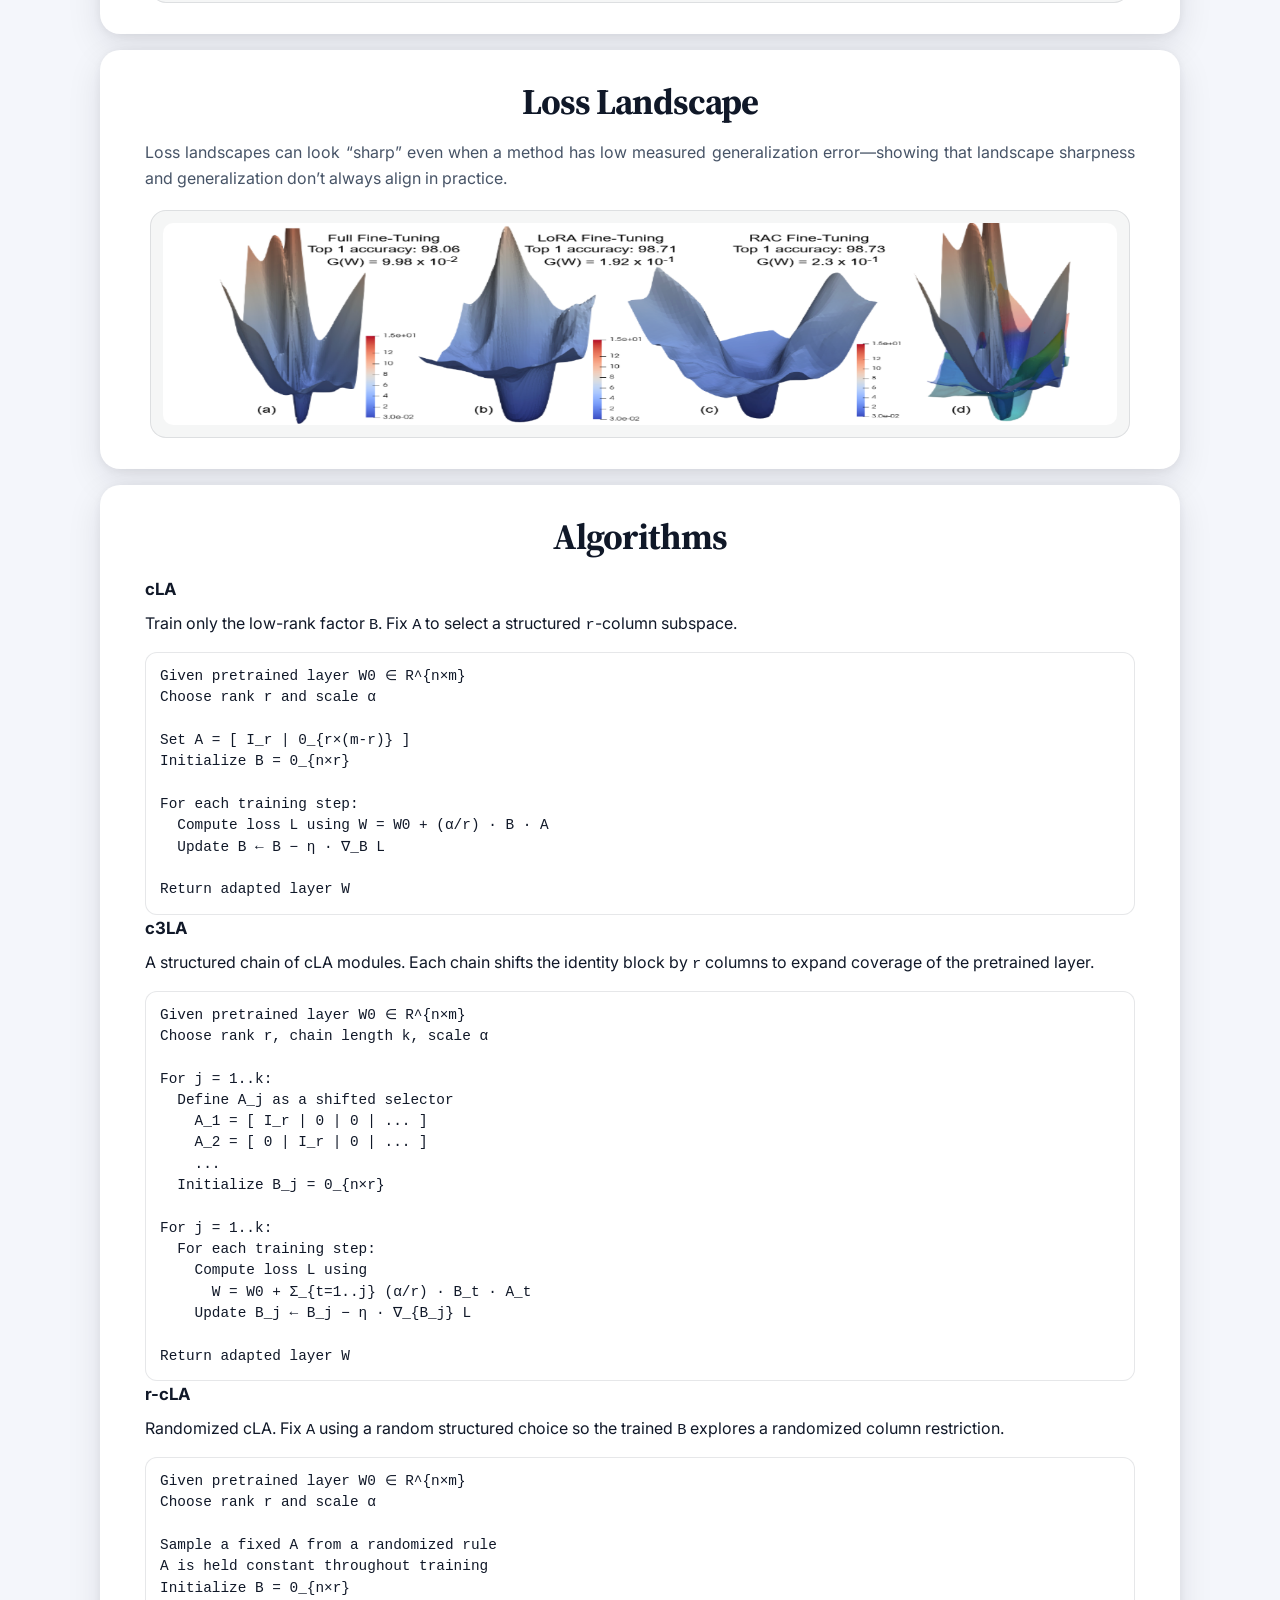
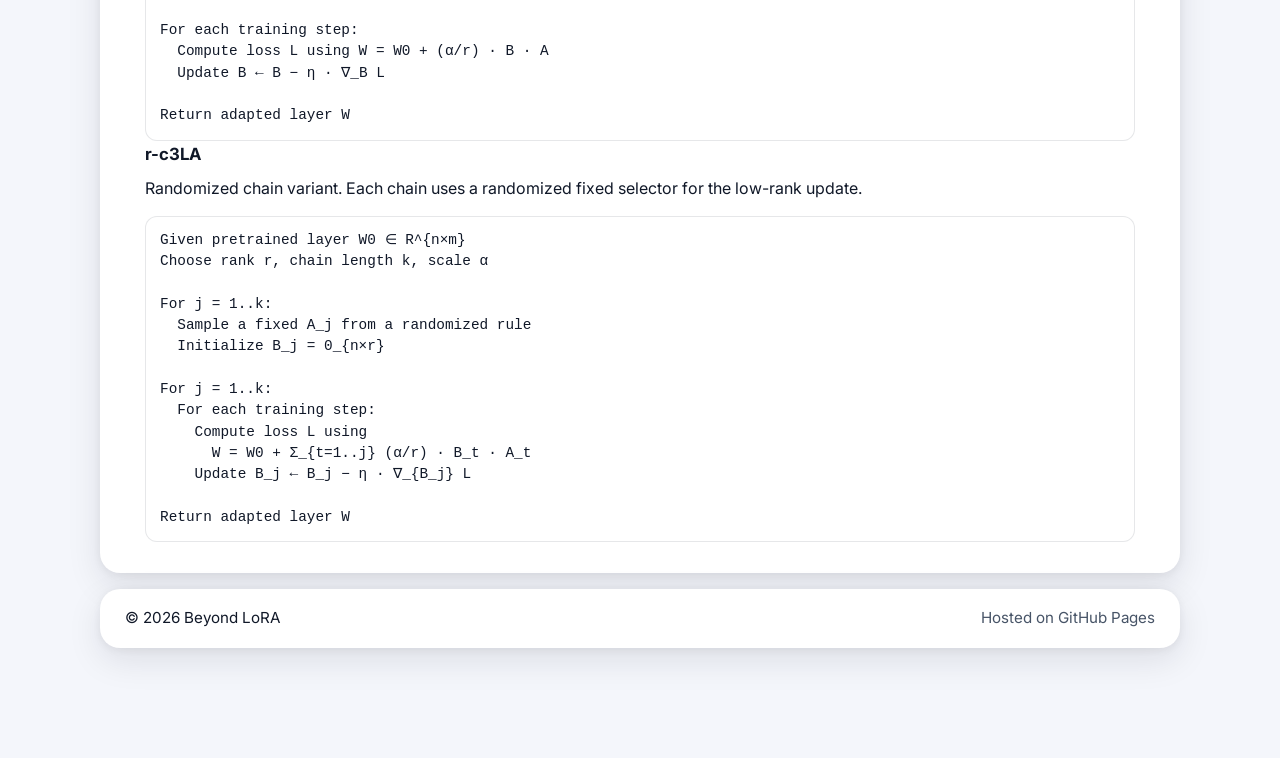
<file: docs/index_h.html>
<!-- index.html -->
<!doctype html>
<html lang="en">
<head>
  <meta charset="utf-8" />
  <meta name="viewport" content="width=device-width, initial-scale=1" />
  <title>Beyond LoRA: Is Sparsity-Induced Adaptation Better?</title>

  <link rel="stylesheet" href="styles.css" />

  <link rel="preconnect" href="https://fonts.googleapis.com">
  <link rel="preconnect" href="https://fonts.gstatic.com" crossorigin>
  <link href="https://fonts.googleapis.com/css2?family=Inter:wght@300;400;500;600&family=Source+Serif+4:opsz,wght@8..60,300;400;600&display=swap" rel="stylesheet">
</head>

<body>
  <div class="page">

    <section class="bubble bubble-hero">
      <div class="hero-inner">
        <h1>Beyond LoRA: Is Sparsity-Induced Adaptation Better?</h1>
        <p class="subtitle">
          A research page for sparsity-induced low-rank adaptation variants.
        </p>
        <div class="hero-links">
          <a class="pill disabled" href="#" aria-disabled="true">Paper (soon)</a>
          <a class="pill disabled" href="#" aria-disabled="true">arXiv (soon)</a>
          <a class="pill disabled" href="#" aria-disabled="true">Code (soon)</a>
        </div>
      </div>
    </section>

    <section class="bubble">
      <h2>Abstract</h2>
      <p>
        Low-rank adaptation (LoRA) and its variants provide a memory- and compute-efficient alternative to full fine-tuning of pre-trained models.
        However, questions remain about the comparative generalizability of these approaches and how the structural restrictions on low-rank updates
        preserve effective adaptation performance. We present a historical framing, covering the past (full fine-tuning and original LoRA), the present
        (different variants of LoRA), and propose simpler, cheaper, parameter-efficient extensions by inducing sparsity within existing LoRA variants:
        Cheap LoRA (cLA), training a single low-rank factor with the other fixed (deterministically or, in its randomized variant, stochastically),
        and the chained circulant variant, ${c}^3$LA. {We frame cLA as a structured instance of asymmetric LoRA, serving as a controlled column-subspace
        restriction of full fine-tuning}. We derive information-theoretic generalization error bounds for these variants, marking one of the first endeavors
        in this area. Empirically, <em>we evaluate 11 fine-tuning methods across 10 pre-trained models and 14 datasets, analyzing the fine-tuned models'
        performance and generalization using tools such as loss landscapes and spectral analysis.</em> Despite the sensitivity of fine-tuned models to the
        pre-trained model, datasets, and other factors, our study suggests that restricting LoRA-based PEFT methods' adaptation to a sparse, structured
        columnspace remains competitive with their parameter-matched baselines while substantially reducing training time and peak GPU memory. Our theoretical
        and empirical generalization measures provide a more consistent and principled approach to their cost-effective adaptation than commonly used
        analytical tools.
      </p>
    </section>

    <section class="bubble">
      <h2>About</h2>
      <p>
        This page focuses on a simple but sharp question: how far can we push parameter reduction
        before adaptation meaningfully breaks? In particular, we use cLA-style structure to test whether
        fine-tuning a controlled subset of the pretrained model’s column space can approach the performance
        of training the full model, and under what settings this restriction remains competitive.
      </p>
      <p>
        A key motivation is to separate “parameter count” from “parameter geometry.” Two methods can be
        tightly matched in trainable parameters yet behave differently because one imposes a deterministic,
        structured column-subspace restriction while another (e.g., asymmetric or randomized variants)
        effectively spreads capacity across a different update distribution. By comparing cLA, c3LA, and
        their randomized counterparts against parameter-matched baselines, the goal is to clarify when
        structure itself is the advantage, when randomness helps, and when full expressivity is necessary.
      </p>
    </section>

    <section class="bubble">
      <h2>Connection to PaCA</h2>
      <p class="muted center">
        Conceptual connection between reparameterization fine-tuning and partial fine-tuning through the lens of sparsity-induced LoRA and PaCA.
      </p>
      <figure class="img-figure">
        <img src="paca_connection.png" alt="Connection to PaCA" />
      </figure>
    </section>

    <section class="bubble">
      <h2>Generalization Error Upper Bound Theorem</h2>
      <p class="muted center">
        Main Generalization Error Bound Theorem.
      </p>
      <figure class="img-figure">
        <img src="theorem.png" alt="Generalization Error Upper Bound Theorem" />
      </figure>
    </section>

    <section class="bubble">
      <h2>Generalization Upperbounds on Various PEFT Methods</h2>
      <p class="muted center">
        Comparison of generalization upper bounds across multiple PEFT methods.
      </p>
      <figure class="img-figure">
        <img src="gen_compare.png" alt="Generalization upper bounds comparison across PEFT methods" />
      </figure>
    </section>

    <section class="bubble">
      <h2>Loss Landscape</h2>
      <p class="muted center">
        Loss landscapes can look “sharp” even when a method has low measured generalization error—showing that landscape sharpness and generalization don’t always align in practice.
      </p>
      <figure class="img-figure">
        <img src="loss_landscape.png" alt="Loss landscape comparison across fine-tuning methods" />
      </figure>
    </section>

    <section class="bubble">
      <h2>Algorithms</h2>

      <div class="algo-grid">

        <div class="algo-card">
          <h3>cLA</h3>
          <p class="algo-desc">
            Train only the low-rank factor <span class="mono">B</span>. Fix <span class="mono">A</span> to select a structured
            <span class="mono">r</span>-column subspace.
          </p>
          <pre><code>Given pretrained layer W0 ∈ R^{n×m}
Choose rank r and scale α

Set A = [ I_r | 0_{r×(m-r)} ]
Initialize B = 0_{n×r}

For each training step:
  Compute loss L using W = W0 + (α/r) · B · A
  Update B ← B − η · ∇_B L

Return adapted layer W</code></pre>
        </div>

        <div class="algo-card">
          <h3>c3LA</h3>
          <p class="algo-desc">
            A structured chain of cLA modules. Each chain shifts the identity block by <span class="mono">r</span> columns
            to expand coverage of the pretrained layer.
          </p>
          <pre><code>Given pretrained layer W0 ∈ R^{n×m}
Choose rank r, chain length k, scale α

For j = 1..k:
  Define A_j as a shifted selector
    A_1 = [ I_r | 0 | 0 | ... ]
    A_2 = [ 0 | I_r | 0 | ... ]
    ...
  Initialize B_j = 0_{n×r}

For j = 1..k:
  For each training step:
    Compute loss L using
      W = W0 + Σ_{t=1..j} (α/r) · B_t · A_t
    Update B_j ← B_j − η · ∇_{B_j} L

Return adapted layer W</code></pre>
        </div>

        <div class="algo-card">
          <h3>r-cLA</h3>
          <p class="algo-desc">
            Randomized cLA. Fix <span class="mono">A</span> using a random structured choice so the trained
            <span class="mono">B</span> explores a randomized column restriction.
          </p>
          <pre><code>Given pretrained layer W0 ∈ R^{n×m}
Choose rank r and scale α

Sample a fixed A from a randomized rule
A is held constant throughout training
Initialize B = 0_{n×r}

For each training step:
  Compute loss L using W = W0 + (α/r) · B · A
  Update B ← B − η · ∇_B L

Return adapted layer W</code></pre>
        </div>

        <div class="algo-card">
          <h3>r-c3LA</h3>
          <p class="algo-desc">
            Randomized chain variant. Each chain uses a randomized fixed selector for
            the low-rank update.
          </p>
          <pre><code>Given pretrained layer W0 ∈ R^{n×m}
Choose rank r, chain length k, scale α

For j = 1..k:
  Sample a fixed A_j from a randomized rule
  Initialize B_j = 0_{n×r}

For j = 1..k:
  For each training step:
    Compute loss L using
      W = W0 + Σ_{t=1..j} (α/r) · B_t · A_t
    Update B_j ← B_j − η · ∇_{B_j} L

Return adapted layer W</code></pre>
        </div>

      </div>
    </section>

    <section class="bubble bubble-footer">
      <div class="footer-row">
        <span>© <span id="year"></span> Beyond LoRA</span>
        <span class="muted">Hosted on GitHub Pages</span>
      </div>
    </section>

  </div>

  <script>
    document.getElementById("year").textContent = new Date().getFullYear();
  </script>
</body>
</html>
</file>
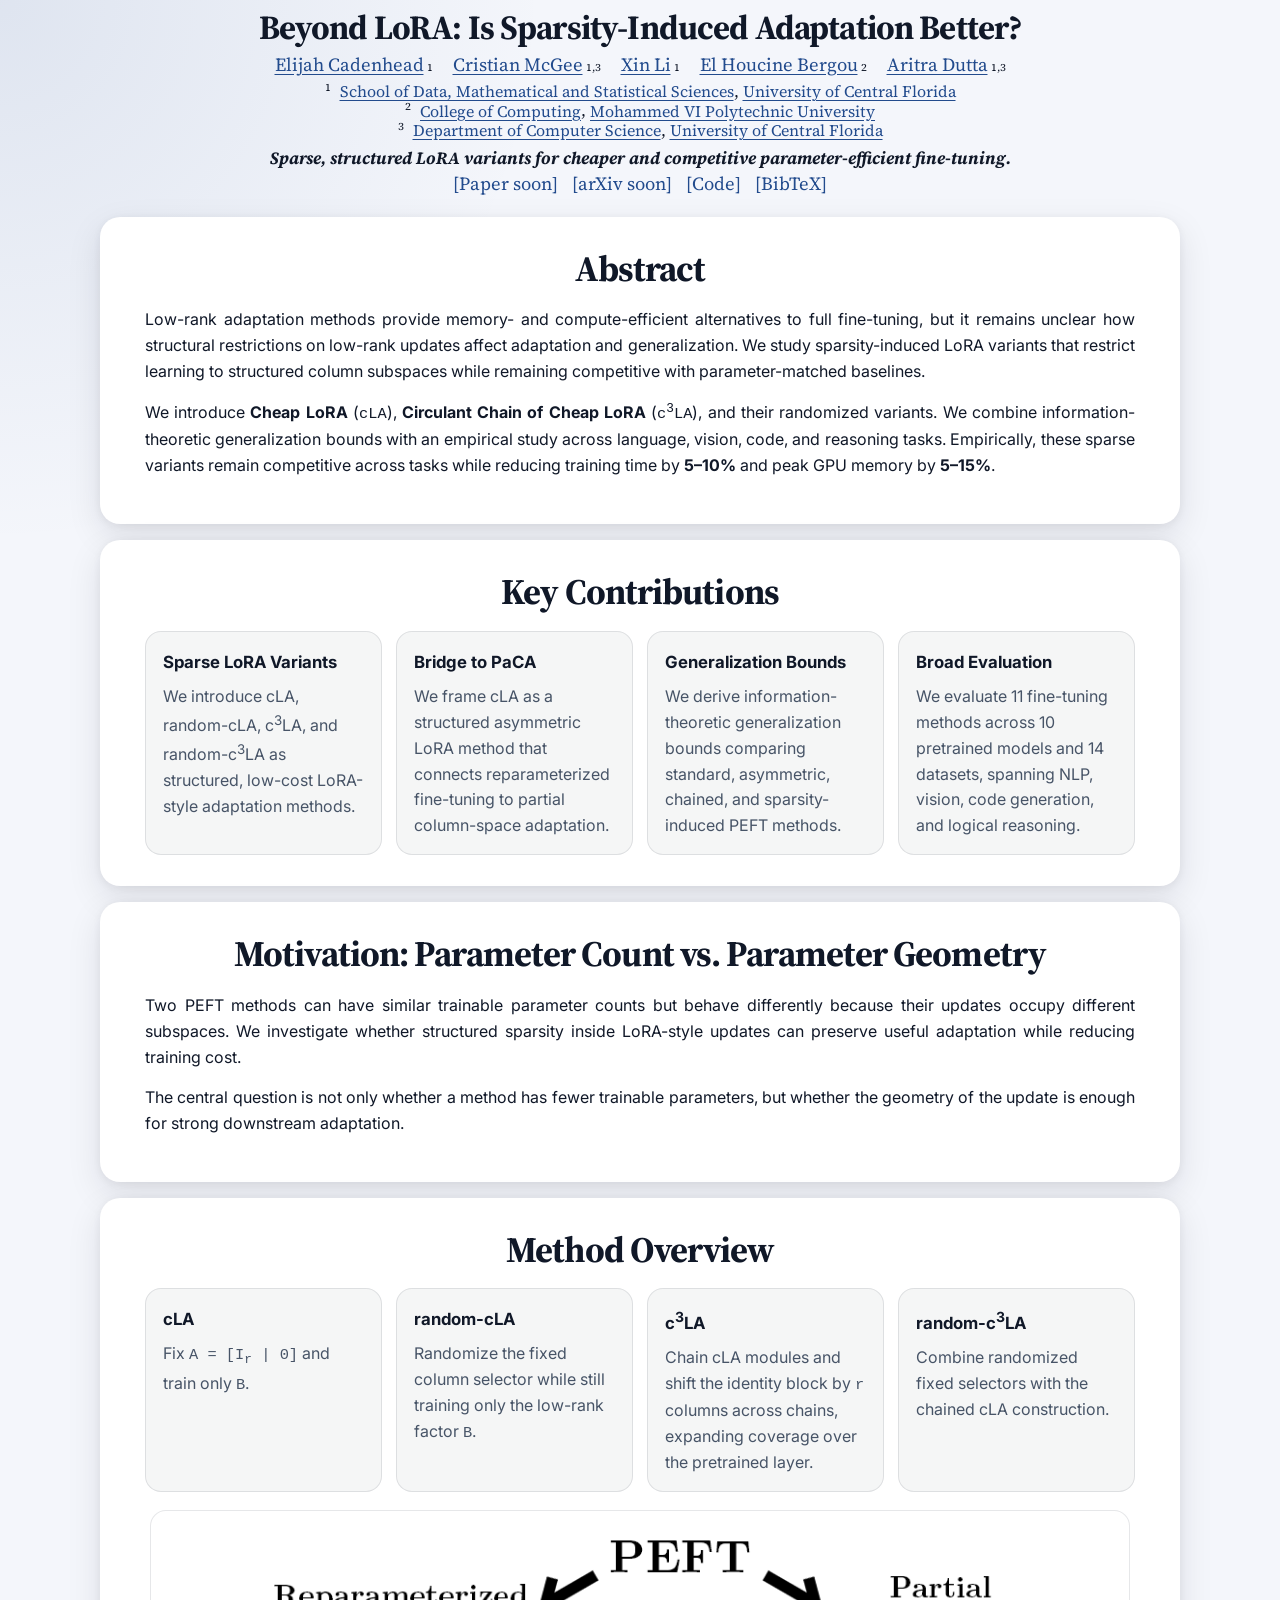
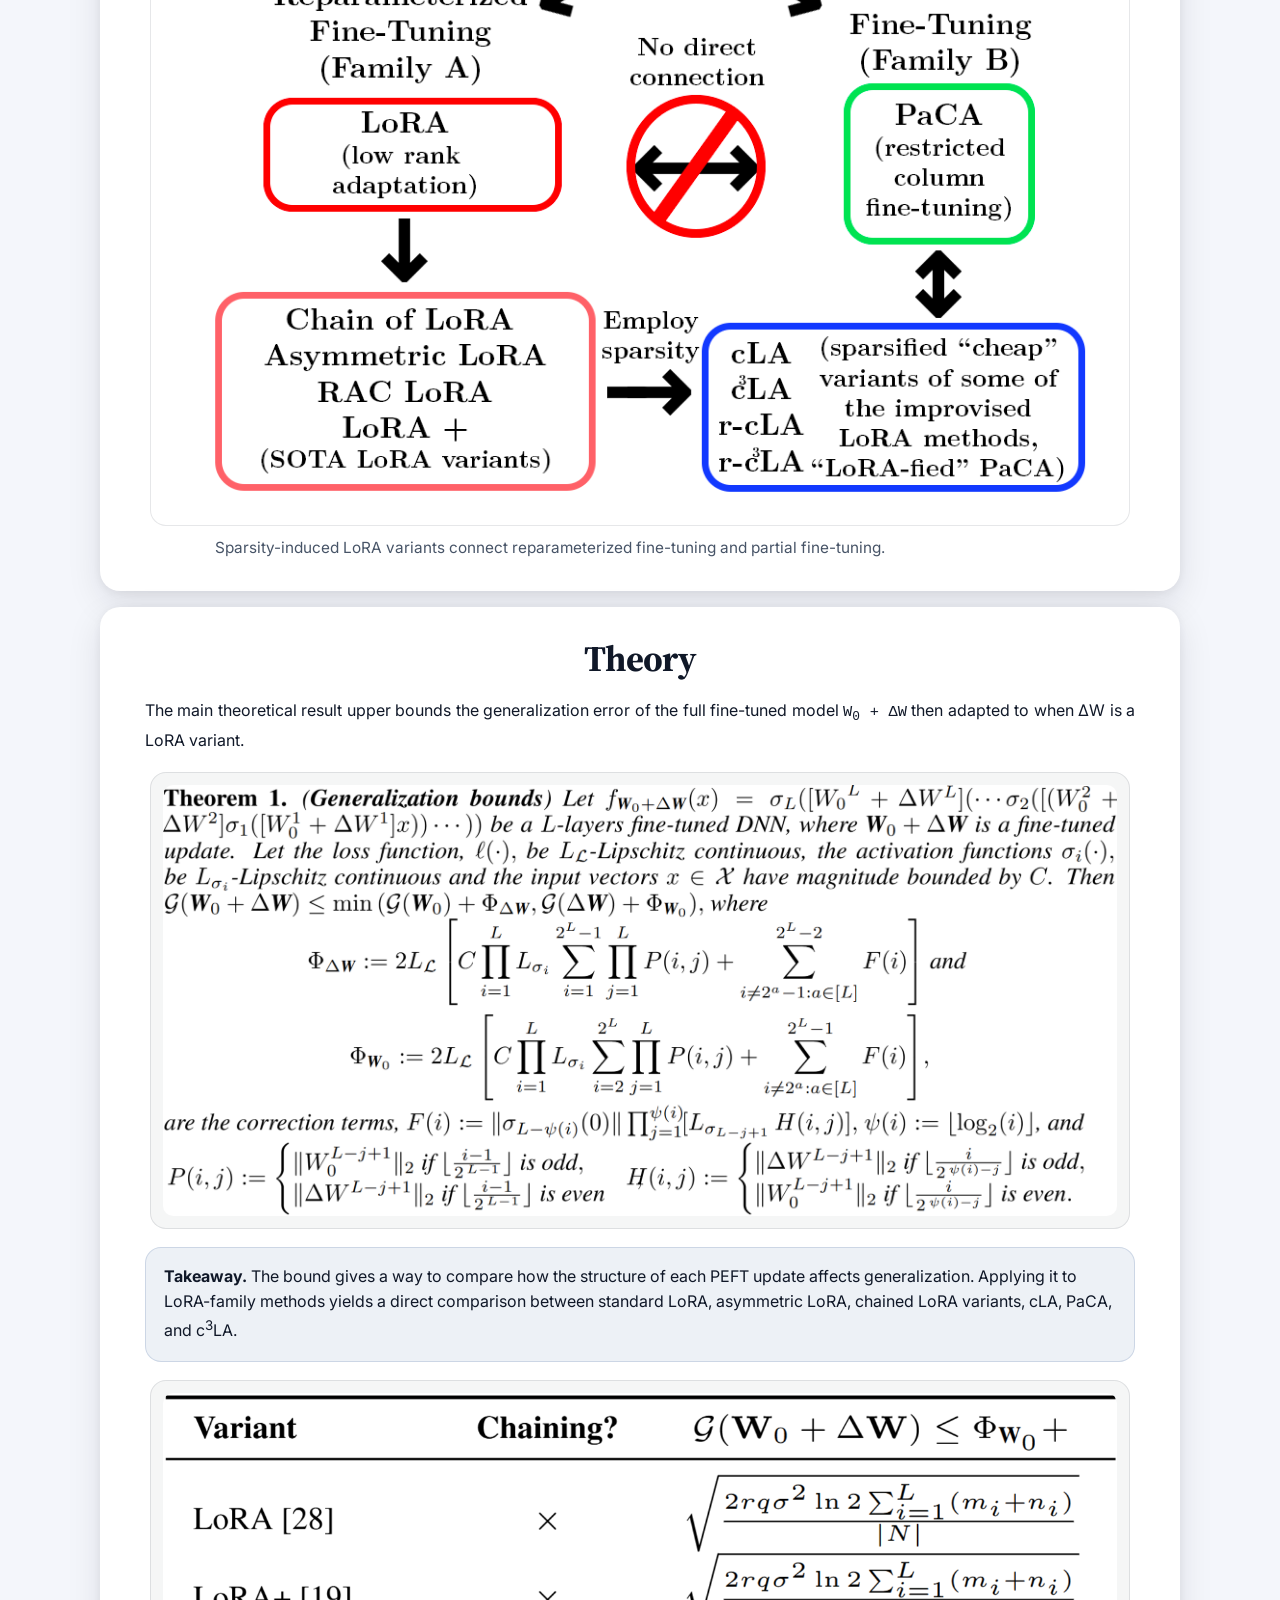
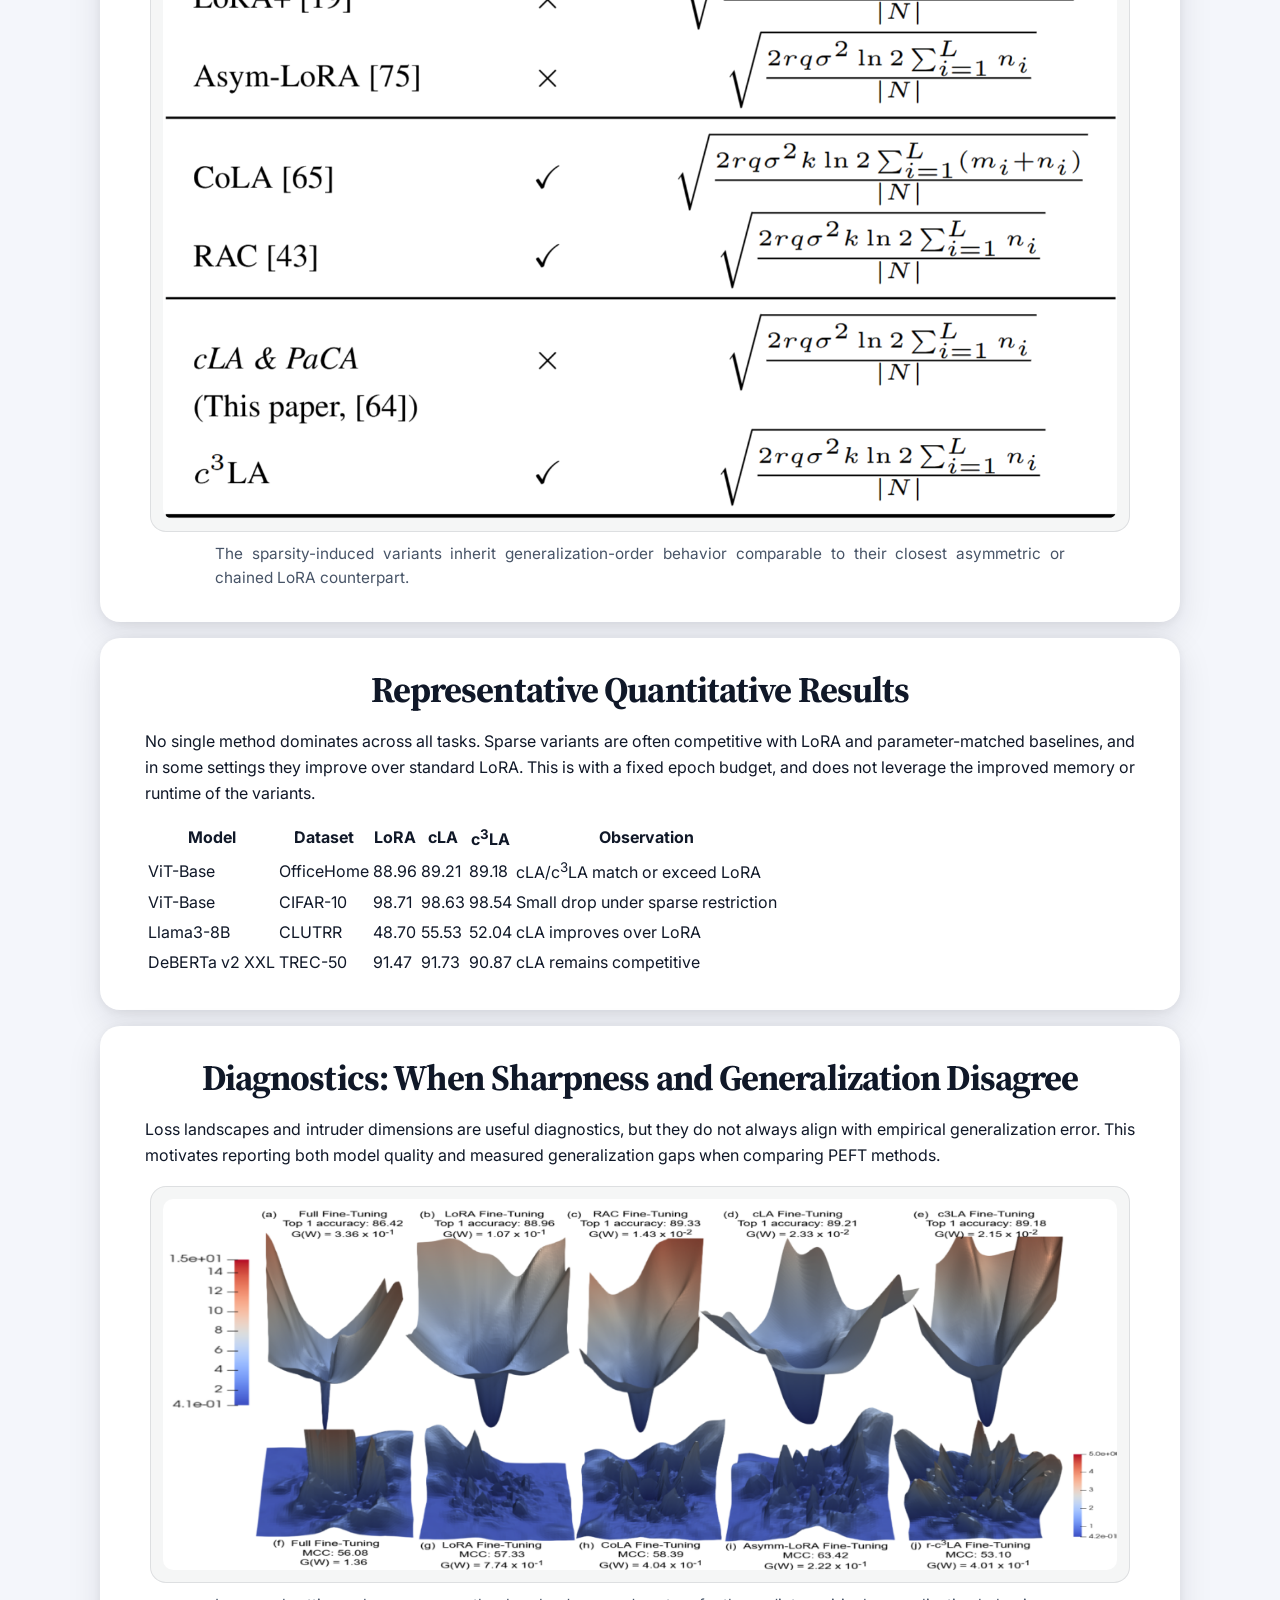
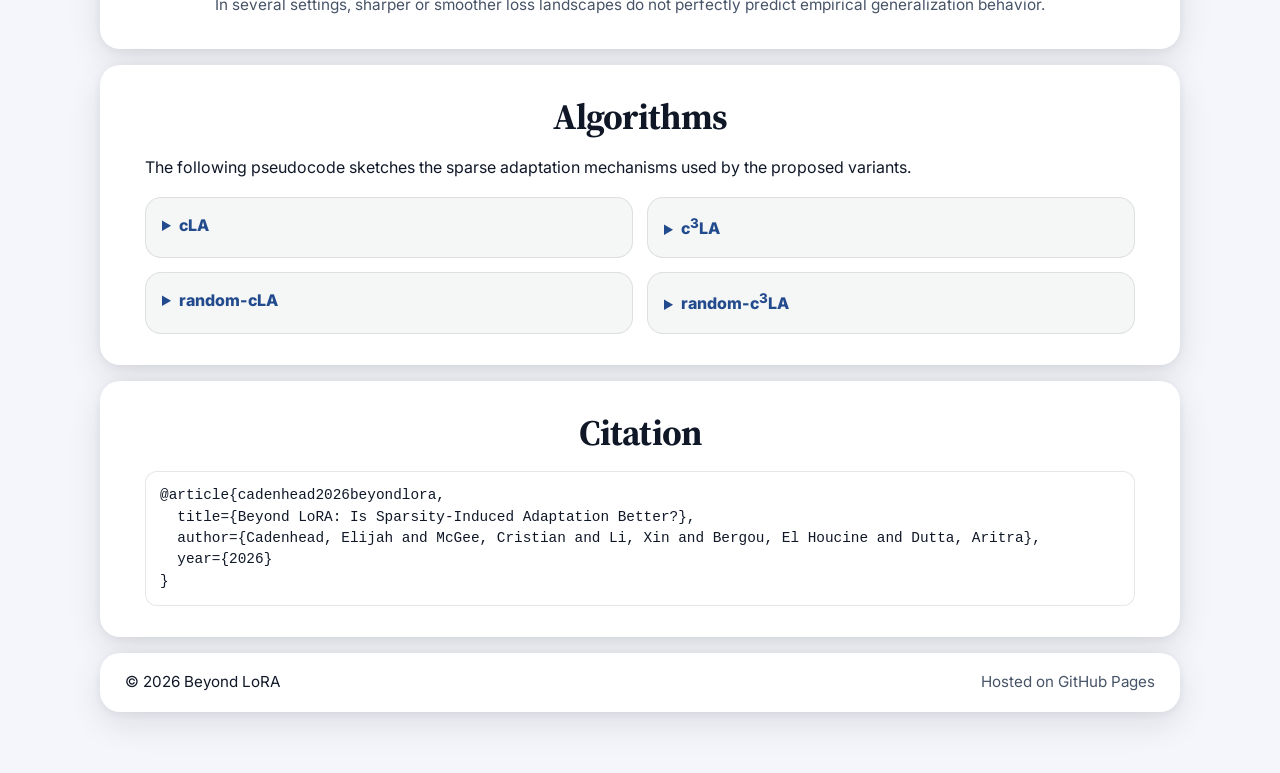
<file: docs/index_preserve.html>
<!doctype html>
<html lang="en">
<head>
  <meta charset="utf-8" />
  <meta name="viewport" content="width=device-width, initial-scale=1" />
  <title>Beyond LoRA: Is Sparsity-Induced Adaptation Better?</title>

  <link rel="stylesheet" href="styles.css?v=6" />

  <link rel="preconnect" href="https://fonts.googleapis.com">
  <link rel="preconnect" href="https://fonts.gstatic.com" crossorigin>
  <link href="https://fonts.googleapis.com/css2?family=Inter:wght@300;400;500;600;700&family=Source+Serif+4:opsz,wght@8..60,400;600;700&display=swap" rel="stylesheet">
</head>

<body>
  <main class="page">

    <section class="hero">
      <h1>Beyond LoRA: Is Sparsity-Induced Adaptation Better?</h1>

      <div class="author-line">
        <span><a href="#TODO-elijah-cadenhead">Elijah Cadenhead</a><sup>1</sup></span>
        <span><a href="#TODO-cristian-mcgee">Cristian McGee</a><sup>1,3</sup></span>
        <span><a href="#TODO-xin-li">Xin Li</a><sup>1</sup></span>
        <span><a href="#TODO-el-houcine-bergou">El Houcine Bergou</a><sup>2</sup></span>
        <span><a href="#TODO-aritra-dutta">Aritra Dutta</a><sup>1,3</sup></span>
      </div>

      <div class="affiliation-block">
        <p>
          <sup>1</sup>
          <a href="#TODO-ucf-sdms">School of Data, Mathematical and Statistical Sciences</a>,
          <a href="#TODO-ucf">University of Central Florida</a>
        </p>
        <p>
          <sup>2</sup>
          <a href="#TODO-um6p-computing">College of Computing</a>,
          <a href="#TODO-um6p">Mohammed VI Polytechnic University</a>
        </p>
        <p>
          <sup>3</sup>
          <a href="#TODO-ucf-cs">Department of Computer Science</a>,
          <a href="#TODO-ucf">University of Central Florida</a>
        </p>
      </div>

      <p class="tagline">
        Sparse, structured LoRA variants for cheaper and competitive parameter-efficient fine-tuning.
      </p>

      <div class="hero-links">
        <a class="paper-link disabled" href="#" aria-disabled="true">[Paper soon]</a>
        <a class="paper-link disabled" href="#" aria-disabled="true">[arXiv soon]</a>
        <a class="paper-link" href="https://github.com/EliCaden/Beyond_LoRA">[Code]</a>
        <a class="paper-link" href="#citation">[BibTeX]</a>
      </div>
    </section>

    <section class="bubble">
      <h2>Abstract</h2>

      <p>
        Low-rank adaptation methods provide memory- and compute-efficient alternatives to full fine-tuning,
        but it remains unclear how structural restrictions on low-rank updates affect adaptation and
        generalization. We study sparsity-induced LoRA variants that restrict learning to structured
        column subspaces while remaining competitive with parameter-matched baselines.
      </p>

      <p>
        We introduce <strong>Cheap LoRA</strong> (<span class="mono">cLA</span>),
        <strong>Circulant Chain of Cheap LoRA</strong> (<span class="mono">c<sup>3</sup>LA</span>), and their randomized variants. We combine information-theoretic generalization bounds with an empirical
        study across language, vision, code, and reasoning tasks. Empirically, these sparse variants remain
        competitive across tasks while reducing training time by <strong>5–10%</strong> and peak GPU memory by
        <strong>5–15%</strong>.
      </p>
    </section>

    <section class="bubble">
      <h2>Key Contributions</h2>

      <div class="contrib-grid">
        <article class="contrib-card">
          <h3>Sparse LoRA Variants</h3>
          <p>
            We introduce cLA, random-cLA, c<sup>3</sup>LA, and random-c<sup>3</sup>LA as structured,
            low-cost LoRA-style adaptation methods.
          </p>
        </article>

        <article class="contrib-card">
          <h3>Bridge to PaCA</h3>
          <p>
            We frame cLA as a structured asymmetric LoRA method that connects reparameterized
            fine-tuning to partial column-space adaptation.
          </p>
        </article>

        <article class="contrib-card">
          <h3>Generalization Bounds</h3>
          <p>
            We derive information-theoretic generalization bounds comparing standard, asymmetric,
            chained, and sparsity-induced PEFT methods.
          </p>
        </article>

        <article class="contrib-card">
          <h3>Broad Evaluation</h3>
          <p>
            We evaluate 11 fine-tuning methods across 10 pretrained models and 14 datasets,
            spanning NLP, vision, code generation, and logical reasoning.
          </p>
        </article>
      </div>
    </section>

    <section class="bubble">
      <h2>Motivation: Parameter Count vs. Parameter Geometry</h2>

      <p>
        Two PEFT methods can have similar trainable parameter counts but behave differently because
        their updates occupy different subspaces. We investigate whether structured sparsity inside
        LoRA-style updates can preserve useful adaptation while reducing training cost.
      </p>

      <p>
        The central question is not only whether a method has fewer trainable parameters, but whether
        the geometry of the update is enough for strong downstream adaptation.
      </p>
    </section>

    <section class="bubble">
      <h2>Method Overview</h2>

      <div class="method-grid">
        <article class="method-card">
          <h3>cLA</h3>
          <p>
            Fix <span class="mono">A = [I<sub>r</sub> | 0]</span> and train only <span class="mono">B</span>.
          </p>
        </article>

        <article class="method-card">
          <h3>random-cLA</h3>
          <p>
            Randomize the fixed column selector while still training only the low-rank factor
            <span class="mono">B</span>.
          </p>
        </article>

        <article class="method-card">
          <h3>c<sup>3</sup>LA</h3>
          <p>
            Chain cLA modules and shift the identity block by <span class="mono">r</span> columns across chains,
            expanding coverage over the pretrained layer.
          </p>
        </article>

        <article class="method-card">
          <h3>random-c<sup>3</sup>LA</h3>
          <p>
            Combine randomized fixed selectors with the chained cLA construction.
          </p>
        </article>
      </div>

      <figure class="img-figure img-figure-clean">
        <img src="lora_paca_connect.png" alt="Connection between LoRA, PaCA, and sparsity-induced LoRA variants" />
      </figure>

      <p class="caption">
        Sparsity-induced LoRA variants connect reparameterized fine-tuning and partial fine-tuning.
      </p>
    </section>

    <section class="bubble">
      <h2>Theory</h2>

      <p>
        The main theoretical result upper bounds the generalization error of the full fine-tuned model
        <span class="mono">W<sub>0</sub> + ΔW</span> then adapted to when ΔW is a LoRA variant.
      </p>

      <figure class="img-figure">
        <img src="Theorem_1_itself.png" alt="Generalization error upper bound theorem" />
      </figure>

      <div class="takeaway">
        <strong>Takeaway.</strong>
        The bound gives a way to compare how the structure of each PEFT update affects generalization.
        Applying it to LoRA-family methods yields a direct comparison between standard LoRA,
        asymmetric LoRA, chained LoRA variants, cLA, PaCA, and c<sup>3</sup>LA.
      </div>

      <figure class="img-figure">
        <img src="Gen_Bound_Theory_Table.png" alt="Generalization upper bounds for different PEFT methods" />
      </figure>

      <p class="caption">
        The sparsity-induced variants inherit generalization-order behavior comparable to their closest
        asymmetric or chained LoRA counterpart.
      </p>
    </section>

    <section class="bubble">
      <h2>Representative Quantitative Results</h2>

      <p>
        No single method dominates across all tasks. Sparse variants are often competitive with LoRA
        and parameter-matched baselines, and in some settings they improve over standard LoRA. This is with a fixed epoch budget, and does not leverage the improved memory or runtime of the variants.
      </p>

      <div class="table-wrap">
        <table class="results-table">
          <thead>
            <tr>
              <th>Model</th>
              <th>Dataset</th>
              <th>LoRA</th>
              <th>cLA</th>
              <th class="spaced-col">c<sup>3</sup>LA</th>
              <th class="observation-col">Observation</th>
            </tr>
          </thead>
          <tbody>
            <tr>
              <td>ViT-Base</td>
              <td>OfficeHome</td>
              <td>88.96</td>
              <td>89.21</td>
              <td class="spaced-col">89.18</td>
              <td class="observation-col">cLA/c<sup>3</sup>LA match or exceed LoRA</td>
            </tr>
            <tr>
              <td>ViT-Base</td>
              <td>CIFAR-10</td>
              <td>98.71</td>
              <td>98.63</td>
              <td class="spaced-col">98.54</td>
              <td class="observation-col">Small drop under sparse restriction</td>
            </tr>
            <tr>
              <td>Llama3-8B</td>
              <td>CLUTRR</td>
              <td>48.70</td>
              <td>55.53</td>
              <td class="spaced-col">52.04</td>
              <td class="observation-col">cLA improves over LoRA</td>
            </tr>
            <tr>
              <td>DeBERTa v2 XXL</td>
              <td>TREC-50</td>
              <td>91.47</td>
              <td>91.73</td>
              <td class="spaced-col">90.87</td>
              <td class="observation-col">cLA remains competitive</td>
            </tr>
          </tbody>
        </table>
      </div>
    </section>

    <section class="bubble">
      <h2>Diagnostics: When Sharpness and Generalization Disagree</h2>

      <p>
        Loss landscapes and intruder dimensions are useful diagnostics, but they do not always align
        with empirical generalization error. This motivates reporting both model quality and measured
        generalization gaps when comparing PEFT methods.
      </p>

      <figure class="img-figure">
        <img src="Updated_Teaser_Good.png" alt="Loss landscape comparison across fine-tuning methods" />
      </figure>

      <p class="caption">
        In several settings, sharper or smoother loss landscapes do not perfectly predict empirical
        generalization behavior.
      </p>
    </section>

    <section class="bubble">
      <h2>Algorithms</h2>

      <p>
        The following pseudocode sketches the sparse adaptation mechanisms used by the proposed variants.
      </p>

      <div class="details-grid">
        <details>
          <summary>cLA</summary>
          <pre><code>Given pretrained layer W0 ∈ R^{n×m}
Choose rank r and scale α

Set A = [ I_r | 0_{r×(m-r)} ]
Initialize B = 0_{n×r}

For each training step:
  Compute loss L using W = W0 + (α/r) · B · A
  Update B ← B − η · ∇_B L

Return adapted layer W</code></pre>
        </details>

        <details>
          <summary>c<sup>3</sup>LA</summary>
          <pre><code>Given pretrained layer W0 ∈ R^{n×m}
Choose rank r, chain length k, scale α

For j = 1..k:
  Define A_j as a shifted selector
    A_1 = [ I_r | 0 | 0 | ... ]
    A_2 = [ 0 | I_r | 0 | ... ]
    ...
  Initialize B_j = 0_{n×r}

For j = 1..k:
  For each training step:
    Compute loss L using
      W = W0 + Σ_{t=1..j} (α/r) · B_t · A_t
    Update B_j ← B_j − η · ∇_{B_j} L

Return adapted layer W</code></pre>
        </details>

        <details>
          <summary>random-cLA</summary>
          <pre><code>Given pretrained layer W0 ∈ R^{n×m}
Choose rank r and scale α

Sample a fixed randomized selector A
Initialize B = 0_{n×r}

For each training step:
  Compute loss L using W = W0 + (α/r) · B · A
  Update B ← B − η · ∇_B L

Return adapted layer W</code></pre>
        </details>

        <details>
          <summary>random-c<sup>3</sup>LA</summary>
          <pre><code>Given pretrained layer W0 ∈ R^{n×m}
Choose rank r, chain length k, scale α

For j = 1..k:
  Sample a fixed randomized selector A_j
  Initialize B_j = 0_{n×r}

For j = 1..k:
  For each training step:
    Compute loss L using
      W = W0 + Σ_{t=1..j} (α/r) · B_t · A_t
    Update B_j ← B_j − η · ∇_{B_j} L

Return adapted layer W</code></pre>
        </details>
      </div>
    </section>

    <section class="bubble" id="citation">
      <h2>Citation</h2>

      <pre><code>@article{cadenhead2026beyondlora,
  title={Beyond LoRA: Is Sparsity-Induced Adaptation Better?},
  author={Cadenhead, Elijah and McGee, Cristian and Li, Xin and Bergou, El Houcine and Dutta, Aritra},
  year={2026}
}</code></pre>
    </section>

    <section class="bubble bubble-footer">
      <div class="footer-row">
        <span>© <span id="year"></span> Beyond LoRA</span>
        <span class="muted">Hosted on GitHub Pages</span>
      </div>
    </section>

  </main>

  <script>
    document.getElementById("year").textContent = new Date().getFullYear();
  </script>
</body>
</html>
</file>
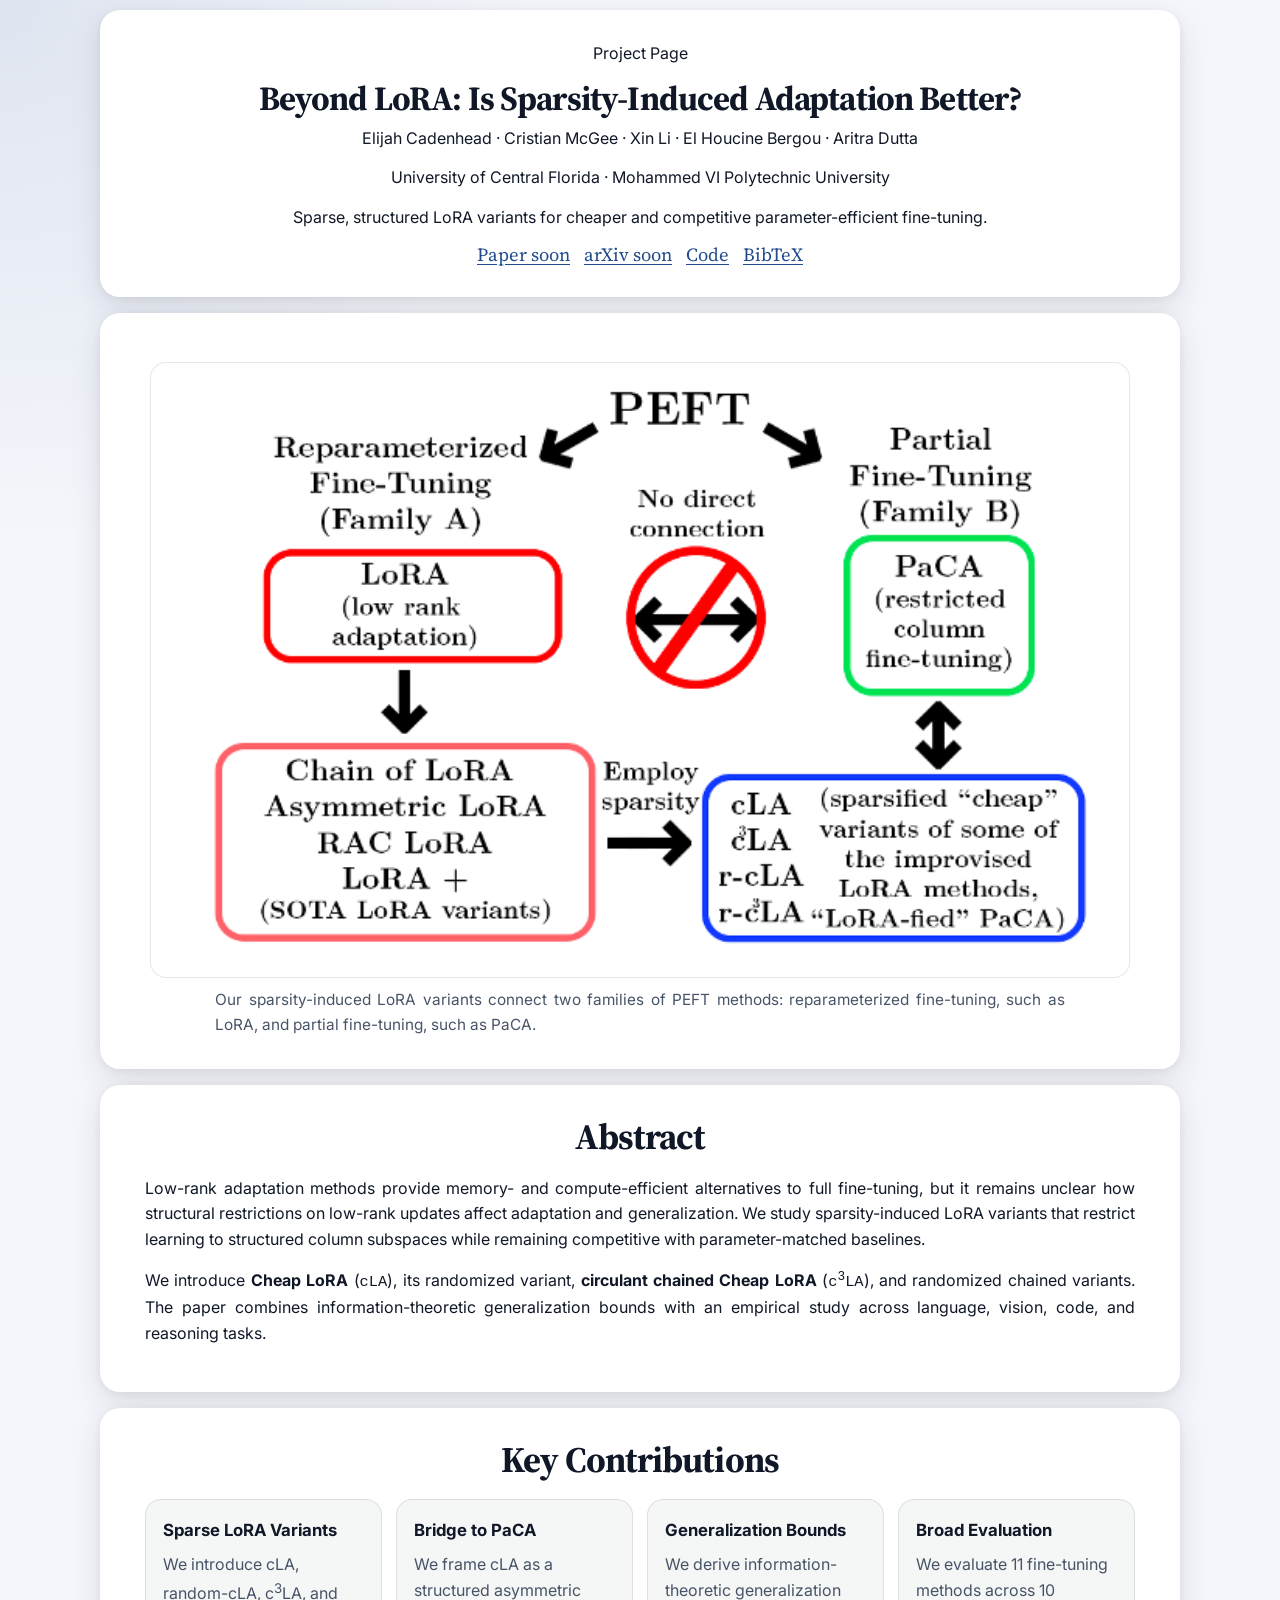
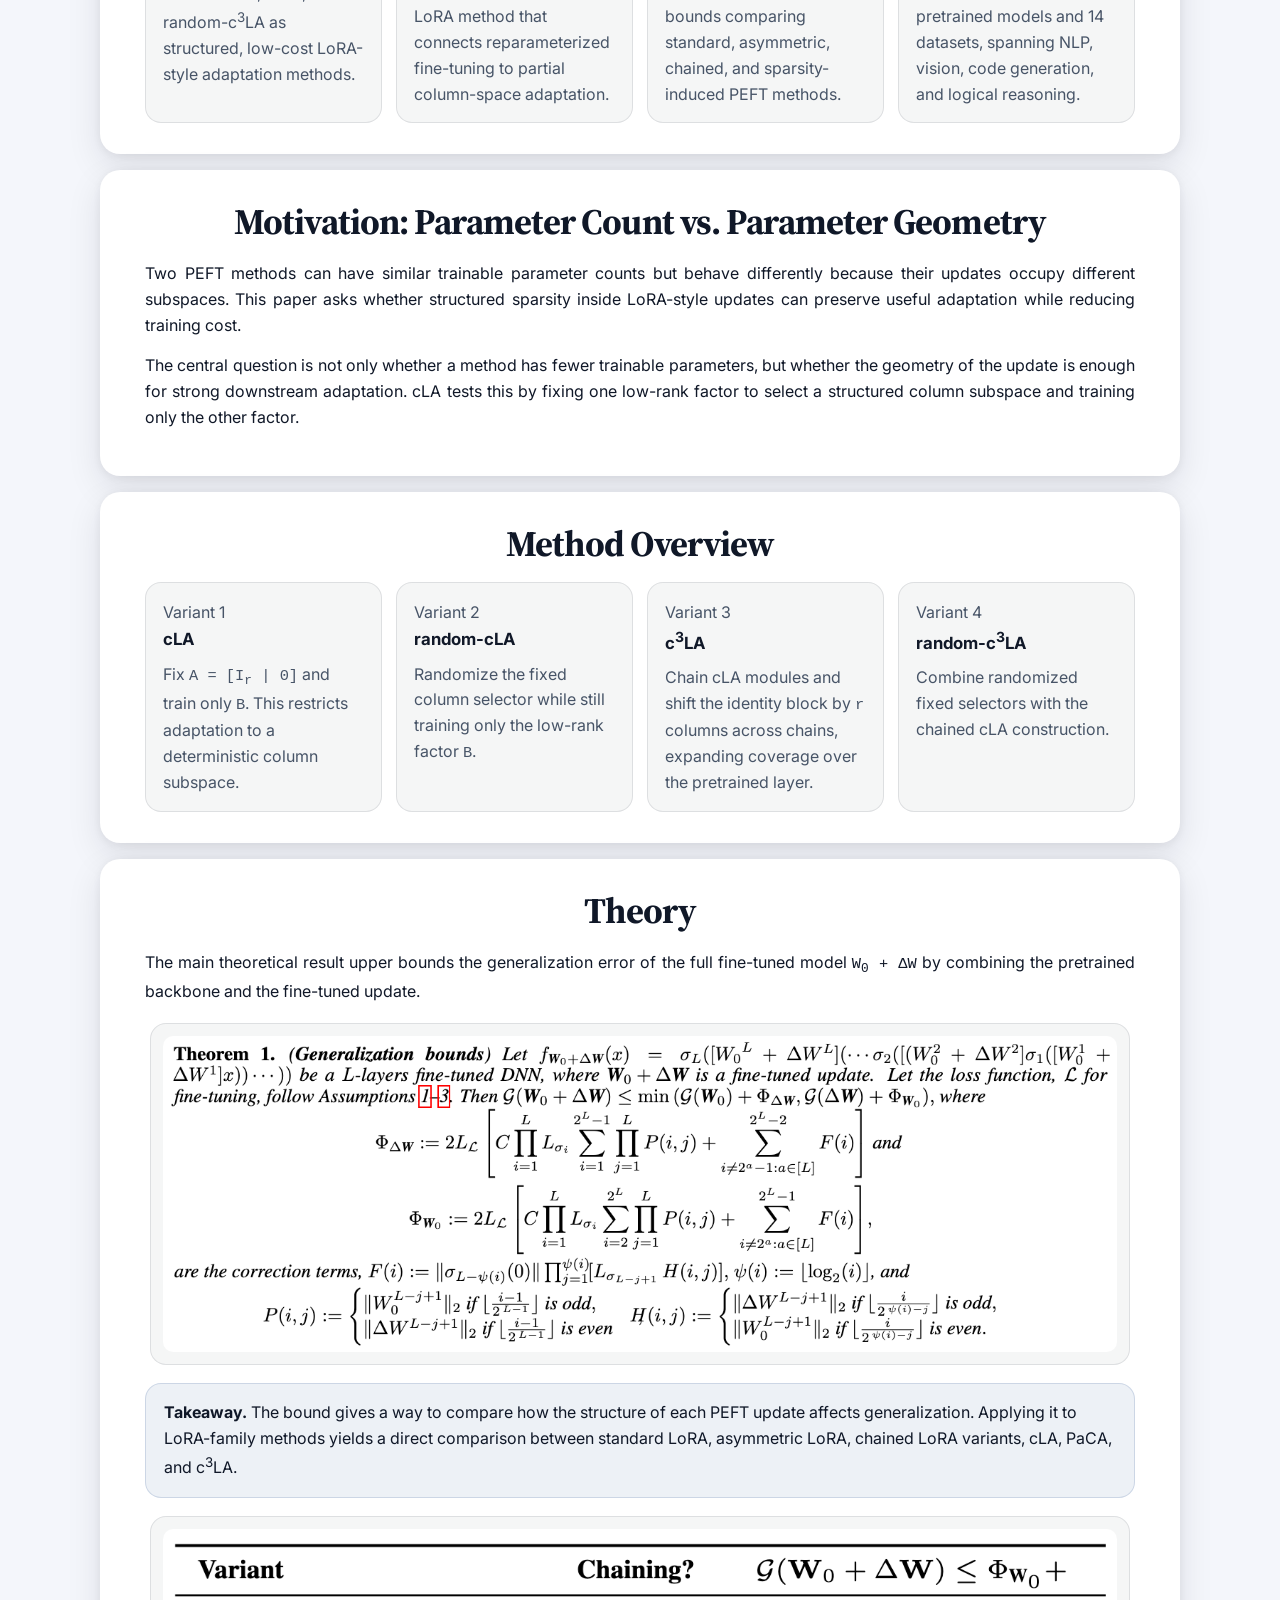
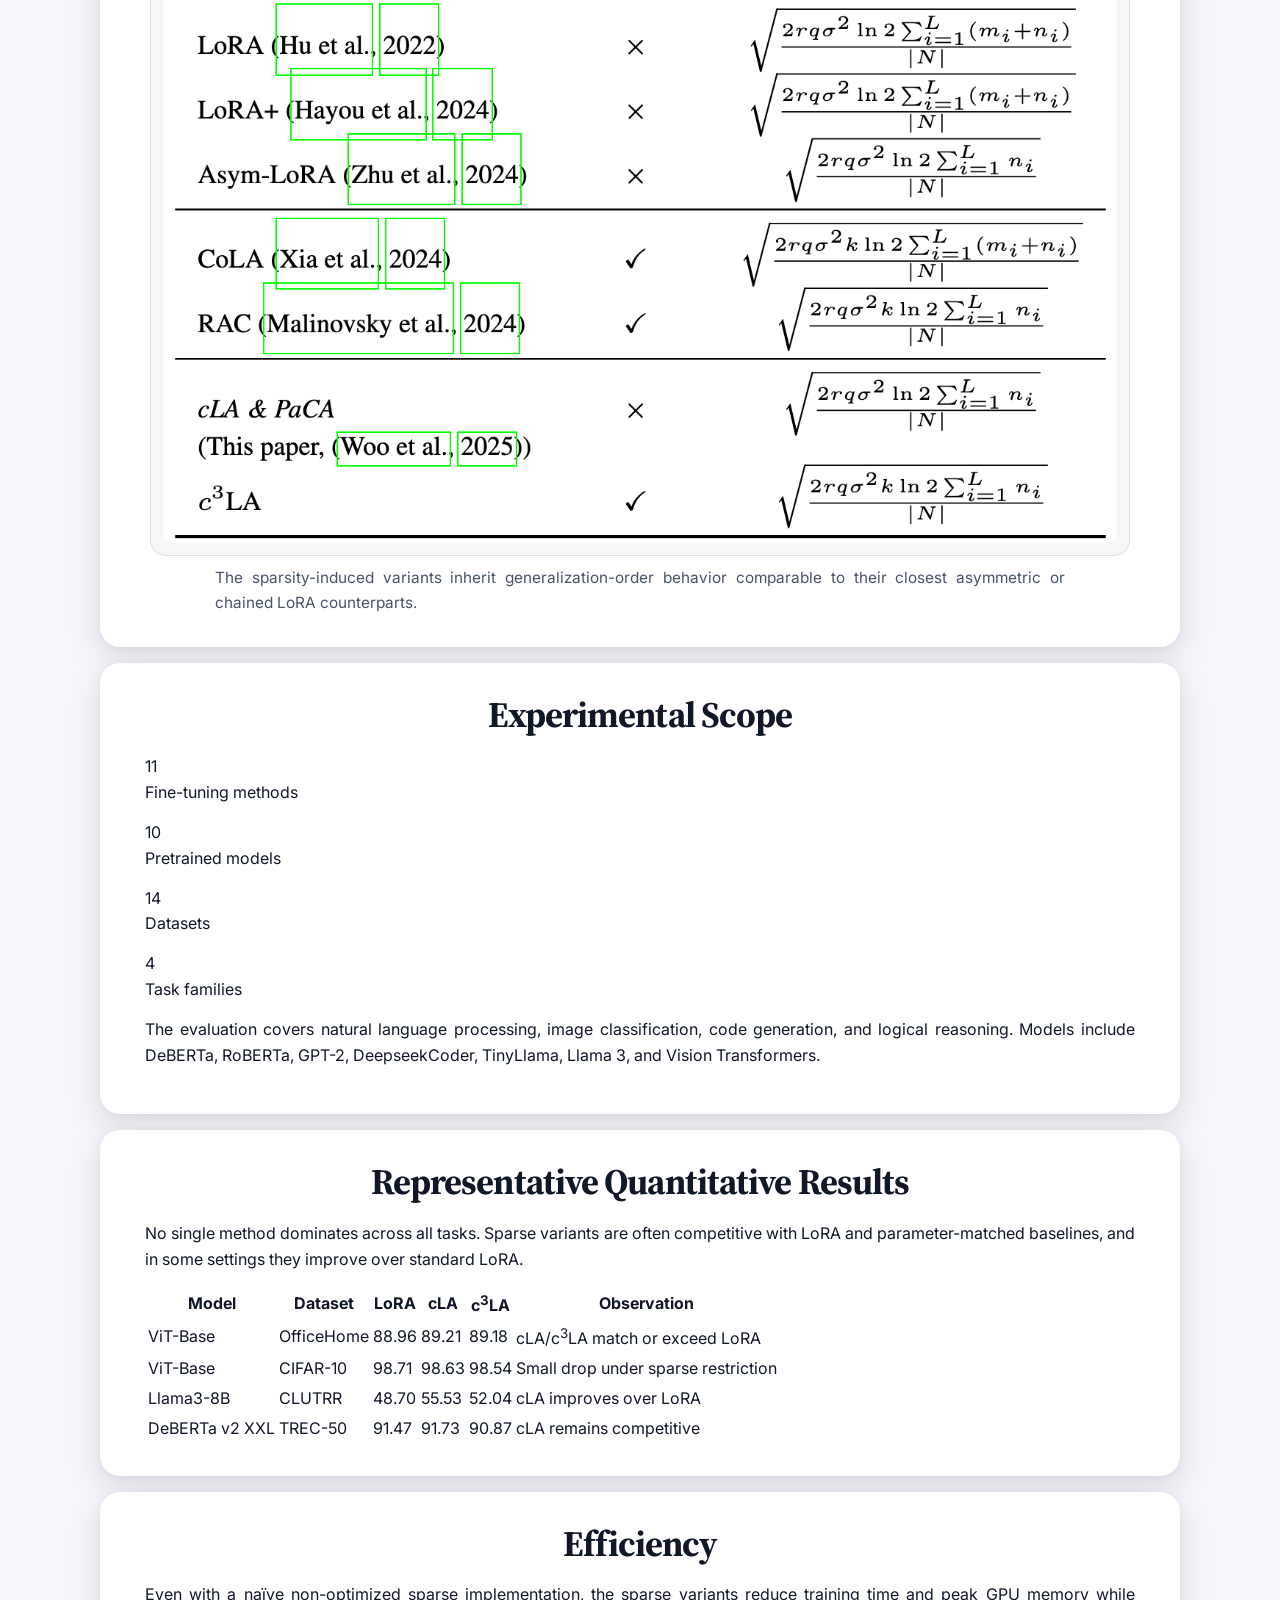
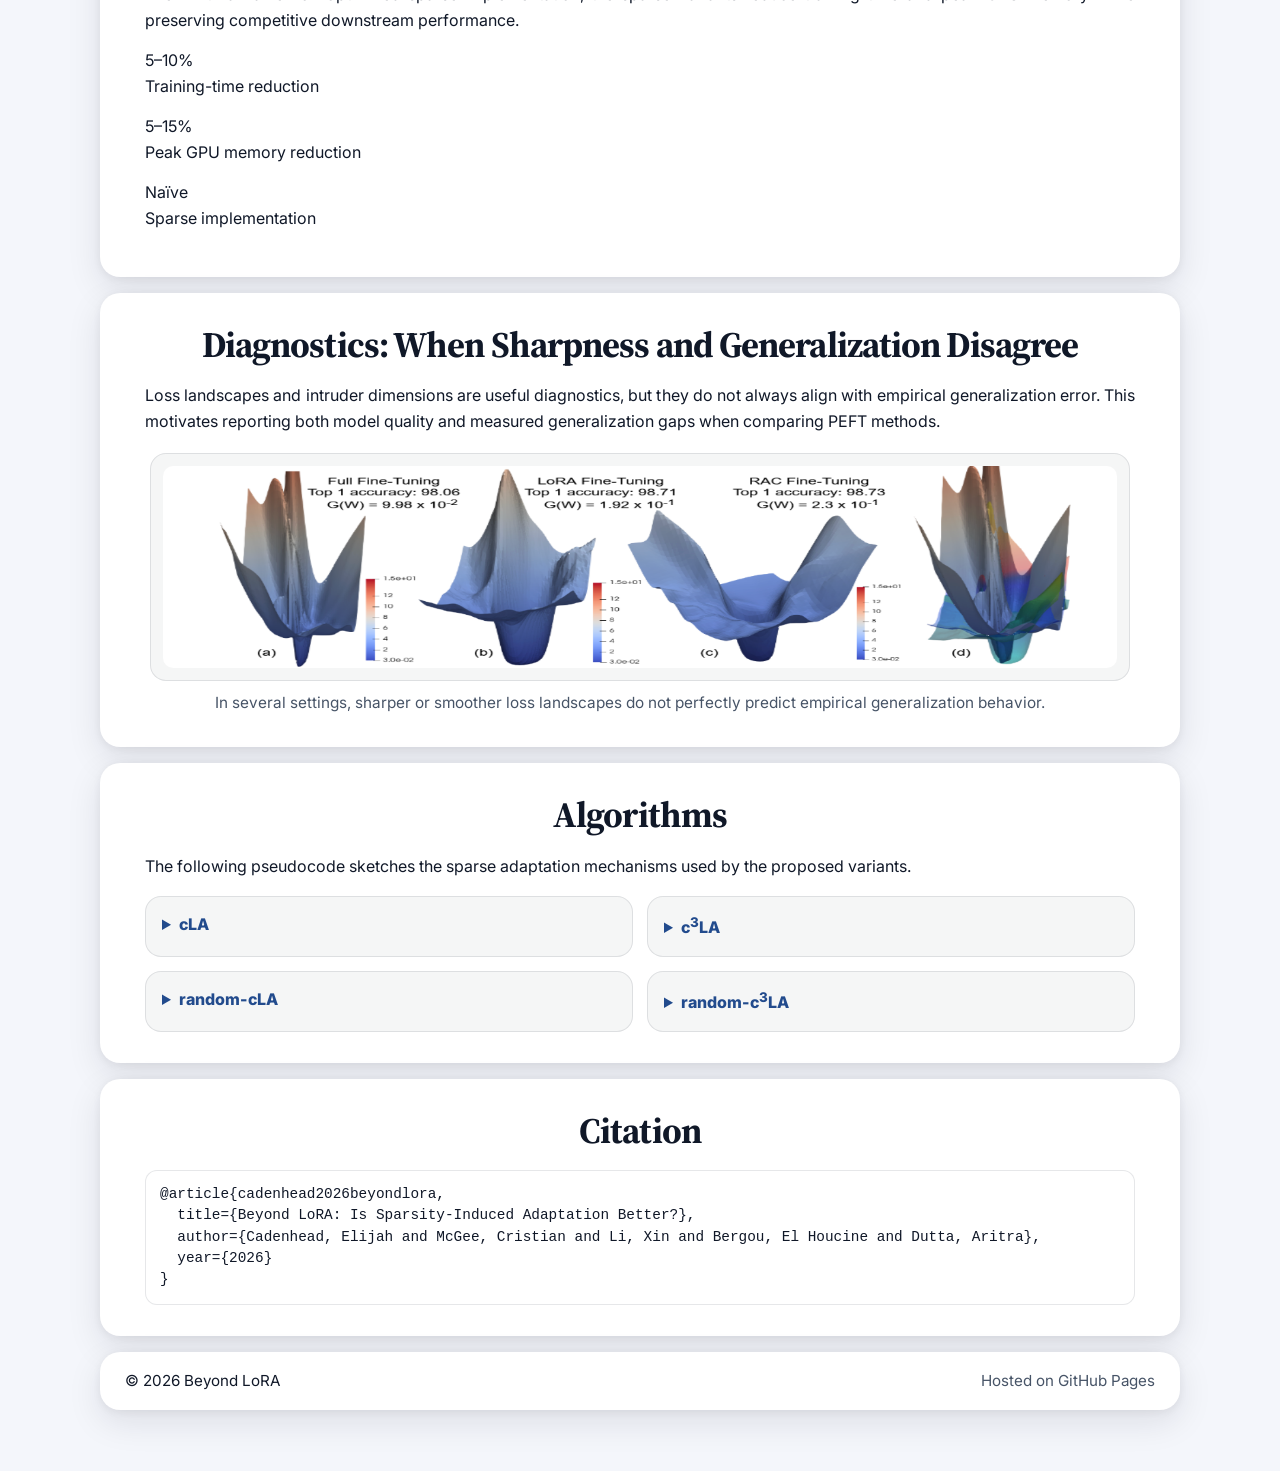
<file: docs/index_res.html>
<!doctype html>
<html lang="en">
<head>
  <meta charset="utf-8" />
  <meta name="viewport" content="width=device-width, initial-scale=1" />
  <title>Beyond LoRA: Is Sparsity-Induced Adaptation Better?</title>

  <link rel="stylesheet" href="styles.css" />

  <link rel="preconnect" href="https://fonts.googleapis.com">
  <link rel="preconnect" href="https://fonts.gstatic.com" crossorigin>
  <link href="https://fonts.googleapis.com/css2?family=Inter:wght@300;400;500;600;700&family=Source+Serif+4:opsz,wght@8..60,400;600;700&display=swap" rel="stylesheet">
</head>

<body>
  <main class="page">

    <section class="bubble hero">
      <div class="hero-inner">
        <p class="eyebrow">Project Page</p>

        <h1>Beyond LoRA: Is Sparsity-Induced Adaptation Better?</h1>

        <p class="authors">
          Elijah Cadenhead · Cristian McGee · Xin Li · El Houcine Bergou · Aritra Dutta
        </p>

        <p class="affiliations">
          University of Central Florida · Mohammed VI Polytechnic University
        </p>

        <p class="subtitle">
          Sparse, structured LoRA variants for cheaper and competitive parameter-efficient fine-tuning.
        </p>

        <div class="hero-links">
          <a class="pill disabled" href="#" aria-disabled="true">Paper soon</a>
          <a class="pill disabled" href="#" aria-disabled="true">arXiv soon</a>
          <a class="pill" href="https://github.com/EliCaden/Beyond_LoRA">Code</a>
          <a class="pill" href="#citation">BibTeX</a>
        </div>
      </div>
    </section>

    <section class="bubble teaser">
      <figure class="img-figure img-figure-clean">
        <img src="paca_connection.png" alt="Connection between LoRA, PaCA, and sparsity-induced LoRA variants" />
      </figure>

      <p class="caption">
        Our sparsity-induced LoRA variants connect two families of PEFT methods:
        reparameterized fine-tuning, such as LoRA, and partial fine-tuning, such as PaCA.
      </p>
    </section>

    <section class="bubble">
      <h2>Abstract</h2>

      <p>
        Low-rank adaptation methods provide memory- and compute-efficient alternatives to full fine-tuning,
        but it remains unclear how structural restrictions on low-rank updates affect adaptation and
        generalization. We study sparsity-induced LoRA variants that restrict learning to structured
        column subspaces while remaining competitive with parameter-matched baselines.
      </p>

      <p>
        We introduce <strong>Cheap LoRA</strong> (<span class="mono">cLA</span>), its randomized variant,
        <strong>circulant chained Cheap LoRA</strong> (<span class="mono">c<sup>3</sup>LA</span>), and randomized
        chained variants. The paper combines information-theoretic generalization bounds with an empirical
        study across language, vision, code, and reasoning tasks.
      </p>
    </section>

    <section class="bubble">
      <h2>Key Contributions</h2>

      <div class="contrib-grid">
        <article class="contrib-card">
          <h3>Sparse LoRA Variants</h3>
          <p>
            We introduce cLA, random-cLA, c<sup>3</sup>LA, and random-c<sup>3</sup>LA as structured,
            low-cost LoRA-style adaptation methods.
          </p>
        </article>

        <article class="contrib-card">
          <h3>Bridge to PaCA</h3>
          <p>
            We frame cLA as a structured asymmetric LoRA method that connects reparameterized
            fine-tuning to partial column-space adaptation.
          </p>
        </article>

        <article class="contrib-card">
          <h3>Generalization Bounds</h3>
          <p>
            We derive information-theoretic generalization bounds comparing standard, asymmetric,
            chained, and sparsity-induced PEFT methods.
          </p>
        </article>

        <article class="contrib-card">
          <h3>Broad Evaluation</h3>
          <p>
            We evaluate 11 fine-tuning methods across 10 pretrained models and 14 datasets,
            spanning NLP, vision, code generation, and logical reasoning.
          </p>
        </article>
      </div>
    </section>

    <section class="bubble">
      <h2>Motivation: Parameter Count vs. Parameter Geometry</h2>

      <p>
        Two PEFT methods can have similar trainable parameter counts but behave differently because
        their updates occupy different subspaces. This paper asks whether structured sparsity inside
        LoRA-style updates can preserve useful adaptation while reducing training cost.
      </p>

      <p>
        The central question is not only whether a method has fewer trainable parameters, but whether
        the geometry of the update is enough for strong downstream adaptation. cLA tests this by
        fixing one low-rank factor to select a structured column subspace and training only the other
        factor.
      </p>
    </section>

    <section class="bubble">
      <h2>Method Overview</h2>

      <div class="method-grid">
        <article class="method-card">
          <p class="method-label">Variant 1</p>
          <h3>cLA</h3>
          <p>
            Fix <span class="mono">A = [I<sub>r</sub> | 0]</span> and train only <span class="mono">B</span>.
            This restricts adaptation to a deterministic column subspace.
          </p>
        </article>

        <article class="method-card">
          <p class="method-label">Variant 2</p>
          <h3>random-cLA</h3>
          <p>
            Randomize the fixed column selector while still training only the low-rank factor
            <span class="mono">B</span>.
          </p>
        </article>

        <article class="method-card">
          <p class="method-label">Variant 3</p>
          <h3>c<sup>3</sup>LA</h3>
          <p>
            Chain cLA modules and shift the identity block by <span class="mono">r</span> columns across chains,
            expanding coverage over the pretrained layer.
          </p>
        </article>

        <article class="method-card">
          <p class="method-label">Variant 4</p>
          <h3>random-c<sup>3</sup>LA</h3>
          <p>
            Combine randomized fixed selectors with the chained cLA construction.
          </p>
        </article>
      </div>
    </section>

    <section class="bubble">
      <h2>Theory</h2>

      <p class="lead">
        The main theoretical result upper bounds the generalization error of the full fine-tuned model
        <span class="mono">W<sub>0</sub> + ΔW</span> by combining the pretrained backbone and the fine-tuned update.
      </p>

      <figure class="img-figure">
        <img src="theorem.png" alt="Generalization error upper bound theorem" />
      </figure>

      <div class="takeaway">
        <strong>Takeaway.</strong>
        The bound gives a way to compare how the structure of each PEFT update affects generalization.
        Applying it to LoRA-family methods yields a direct comparison between standard LoRA,
        asymmetric LoRA, chained LoRA variants, cLA, PaCA, and c<sup>3</sup>LA.
      </div>

      <figure class="img-figure">
        <img src="gen_compare.png" alt="Generalization upper bounds for different PEFT methods" />
      </figure>

      <p class="caption">
        The sparsity-induced variants inherit generalization-order behavior comparable to their closest
        asymmetric or chained LoRA counterparts.
      </p>
    </section>

    <section class="bubble">
      <h2>Experimental Scope</h2>

      <div class="stats-grid">
        <article class="stat-card">
          <div class="stat-number">11</div>
          <p>Fine-tuning methods</p>
        </article>

        <article class="stat-card">
          <div class="stat-number">10</div>
          <p>Pretrained models</p>
        </article>

        <article class="stat-card">
          <div class="stat-number">14</div>
          <p>Datasets</p>
        </article>

        <article class="stat-card">
          <div class="stat-number">4</div>
          <p>Task families</p>
        </article>
      </div>

      <p class="scope-text">
        The evaluation covers natural language processing, image classification, code generation,
        and logical reasoning. Models include DeBERTa, RoBERTa, GPT-2, DeepseekCoder, TinyLlama,
        Llama 3, and Vision Transformers.
      </p>
    </section>

    <section class="bubble">
      <h2>Representative Quantitative Results</h2>

      <p>
        No single method dominates across all tasks. Sparse variants are often competitive with LoRA
        and parameter-matched baselines, and in some settings they improve over standard LoRA.
      </p>

      <div class="table-wrap">
        <table class="results-table">
          <thead>
            <tr>
              <th>Model</th>
              <th>Dataset</th>
              <th>LoRA</th>
              <th>cLA</th>
              <th>c<sup>3</sup>LA</th>
              <th>Observation</th>
            </tr>
          </thead>
          <tbody>
            <tr>
              <td>ViT-Base</td>
              <td>OfficeHome</td>
              <td>88.96</td>
              <td>89.21</td>
              <td>89.18</td>
              <td>cLA/c<sup>3</sup>LA match or exceed LoRA</td>
            </tr>
            <tr>
              <td>ViT-Base</td>
              <td>CIFAR-10</td>
              <td>98.71</td>
              <td>98.63</td>
              <td>98.54</td>
              <td>Small drop under sparse restriction</td>
            </tr>
            <tr>
              <td>Llama3-8B</td>
              <td>CLUTRR</td>
              <td>48.70</td>
              <td>55.53</td>
              <td>52.04</td>
              <td>cLA improves over LoRA</td>
            </tr>
            <tr>
              <td>DeBERTa v2 XXL</td>
              <td>TREC-50</td>
              <td>91.47</td>
              <td>91.73</td>
              <td>90.87</td>
              <td>cLA remains competitive</td>
            </tr>
          </tbody>
        </table>
      </div>
    </section>

    <section class="bubble">
      <h2>Efficiency</h2>

      <p>
        Even with a naïve non-optimized sparse implementation, the sparse variants reduce training
        time and peak GPU memory while preserving competitive downstream performance.
      </p>

      <div class="stats-grid efficiency-grid">
        <article class="stat-card">
          <div class="stat-number">5–10%</div>
          <p>Training-time reduction</p>
        </article>

        <article class="stat-card">
          <div class="stat-number">5–15%</div>
          <p>Peak GPU memory reduction</p>
        </article>

        <article class="stat-card">
          <div class="stat-number">Naïve</div>
          <p>Sparse implementation</p>
        </article>
      </div>
    </section>

    <section class="bubble">
      <h2>Diagnostics: When Sharpness and Generalization Disagree</h2>

      <p>
        Loss landscapes and intruder dimensions are useful diagnostics, but they do not always align
        with empirical generalization error. This motivates reporting both model quality and measured
        generalization gaps when comparing PEFT methods.
      </p>

      <figure class="img-figure">
        <img src="loss_landscape.png" alt="Loss landscape comparison across fine-tuning methods" />
      </figure>

      <p class="caption">
        In several settings, sharper or smoother loss landscapes do not perfectly predict empirical
        generalization behavior.
      </p>
    </section>

    <section class="bubble">
      <h2>Algorithms</h2>

      <p>
        The following pseudocode sketches the sparse adaptation mechanisms used by the proposed variants.
      </p>

      <div class="details-grid">
        <details>
          <summary>cLA</summary>
          <pre><code>Given pretrained layer W0 ∈ R^{n×m}
Choose rank r and scale α

Set A = [ I_r | 0_{r×(m-r)} ]
Initialize B = 0_{n×r}

For each training step:
  Compute loss L using W = W0 + (α/r) · B · A
  Update B ← B − η · ∇_B L

Return adapted layer W</code></pre>
        </details>

        <details>
          <summary>c<sup>3</sup>LA</summary>
          <pre><code>Given pretrained layer W0 ∈ R^{n×m}
Choose rank r, chain length k, scale α

For j = 1..k:
  Define A_j as a shifted selector
    A_1 = [ I_r | 0 | 0 | ... ]
    A_2 = [ 0 | I_r | 0 | ... ]
    ...
  Initialize B_j = 0_{n×r}

For j = 1..k:
  For each training step:
    Compute loss L using
      W = W0 + Σ_{t=1..j} (α/r) · B_t · A_t
    Update B_j ← B_j − η · ∇_{B_j} L

Return adapted layer W</code></pre>
        </details>

        <details>
          <summary>random-cLA</summary>
          <pre><code>Given pretrained layer W0 ∈ R^{n×m}
Choose rank r and scale α

Sample a fixed randomized selector A
Initialize B = 0_{n×r}

For each training step:
  Compute loss L using W = W0 + (α/r) · B · A
  Update B ← B − η · ∇_B L

Return adapted layer W</code></pre>
        </details>

        <details>
          <summary>random-c<sup>3</sup>LA</summary>
          <pre><code>Given pretrained layer W0 ∈ R^{n×m}
Choose rank r, chain length k, scale α

For j = 1..k:
  Sample a fixed randomized selector A_j
  Initialize B_j = 0_{n×r}

For j = 1..k:
  For each training step:
    Compute loss L using
      W = W0 + Σ_{t=1..j} (α/r) · B_t · A_t
    Update B_j ← B_j − η · ∇_{B_j} L

Return adapted layer W</code></pre>
        </details>
      </div>
    </section>

    <section class="bubble" id="citation">
      <h2>Citation</h2>

      <pre><code>@article{cadenhead2026beyondlora,
  title={Beyond LoRA: Is Sparsity-Induced Adaptation Better?},
  author={Cadenhead, Elijah and McGee, Cristian and Li, Xin and Bergou, El Houcine and Dutta, Aritra},
  year={2026}
}</code></pre>
    </section>

    <section class="bubble bubble-footer">
      <div class="footer-row">
        <span>© <span id="year"></span> Beyond LoRA</span>
        <span class="muted">Hosted on GitHub Pages</span>
      </div>
    </section>

  </main>

  <script>
    document.getElementById("year").textContent = new Date().getFullYear();
  </script>
</body>
</html>
</file>
<file: docs/styles.css>
:root{
  --bg: #f4f6fb;
  --text: #101828;
  --muted: #475467;
  --accent: #224b8d;
  --accent-soft: rgba(34, 75, 141, 0.08);
  --bubble-bg: #ffffff;
  --soft: rgba(16, 24, 40, 0.04);
  --border-soft: rgba(16, 24, 40, 0.10);
  --shadow: 0 12px 34px rgba(16, 24, 40, 0.10), 0 2px 8px rgba(16, 24, 40, 0.06);
  --radius: 20px;
}

*{ box-sizing: border-box; }
html, body{ padding: 0; margin: 0; }
html{ scroll-behavior: smooth; }

body{
  background: radial-gradient(circle at top left, rgba(34, 75, 141, 0.10), transparent 34rem), var(--bg);
  color: var(--text);
  font-family: Inter, system-ui, -apple-system, Segoe UI, Roboto, Helvetica, Arial, sans-serif;
  line-height: 1.62;
}

.page{
  width: min(1080px, 92vw);
  margin: 10px auto 56px;
  display: grid;
  gap: 16px;
}

.hero{
  background: transparent;
  padding: 0 16px 6px;
  text-align: center;
}

h1, h2{ font-family: "Source Serif 4", Georgia, serif; letter-spacing: -0.025em; }

h1{
  font-size: clamp(24px, 2.65vw, 38px);
  line-height: 1.02;
  font-weight: 700;
  text-align: center;
  margin: 0 0 10px 0;
  white-space: nowrap;
}

h2{
  font-size: clamp(25px, 3vw, 36px);
  line-height: 1.16;
  font-weight: 700;
  margin: 0 0 18px 0;
  text-align: center;
}

h3{ font-size: 1.05rem; font-weight: 700; margin: 0 0 8px 0; }
p{ margin: 0 0 14px 0; color: var(--text); }
a{ color: var(--accent); text-underline-offset: 3px; }

.author-line{
  display: flex;
  flex-wrap: wrap;
  justify-content: center;
  align-items: baseline;
  gap: 4px 20px;
  width: 100%;
  text-align: center;
  font-family: "Source Serif 4", Georgia, serif;
  font-size: clamp(16px, 1.45vw, 20px);
  line-height: 1.05;
  margin: 0 auto 8px;
}
.author-line span{ display: inline-flex; align-items: baseline; justify-content: center; white-space: nowrap; }
.author-line a{ color: var(--accent); display: inline-block; text-align: center; }
.author-line sup{ color: var(--text); font-size: 0.58em; margin-left: 3px; transform: none; }

.affiliation-block{
  display: grid;
  place-items: center;
  width: 100%;
  text-align: center;
  font-family: "Source Serif 4", Georgia, serif;
  font-size: clamp(14px, 1.25vw, 17px);
  line-height: 1.12;
  margin: 0 auto 8px;
}
.affiliation-block p{ text-align: center; margin: 0; color: var(--text); }
.affiliation-block a{ display: inline-block; text-align: center; }
.affiliation-block sup{ color: var(--text); font-size: 0.68em; margin-right: 5px; }

.tagline{
  max-width: 920px;
  margin: 8px auto 6px;
  text-align: center;
  font-family: "Source Serif 4", Georgia, serif;
  font-size: clamp(15px, 1.35vw, 18px);
  line-height: 1.18;
  font-weight: 700;
  font-style: italic;
}

.hero-links{
  display: flex;
  justify-content: center;
  gap: 14px;
  flex-wrap: wrap;
  margin-top: 4px;
  font-family: "Source Serif 4", Georgia, serif;
  font-size: clamp(16px, 1.45vw, 19px);
  line-height: 1.1;
}
.paper-link{ color: var(--accent); text-decoration: none; }
.paper-link:hover{ text-decoration: underline; }

.bubble{
  background: var(--bubble-bg);
  border-radius: var(--radius);
  box-shadow: var(--shadow);
  padding: 30px 44px;
  border: 1px solid rgba(255, 255, 255, 0.75);
}
.bubble > p{ text-align: justify; }

.mono{ font-family: ui-monospace, SFMono-Regular, Menlo, Monaco, Consolas, "Liberation Mono", monospace; font-size: 0.96em; }

.contrib-grid, .method-grid{
  display: grid;
  grid-template-columns: repeat(4, 1fr);
  gap: 14px;
  margin-top: 16px;
}
.three-card-grid{ grid-template-columns: repeat(3, 1fr); }

.contrib-card, .method-card{
  background: var(--soft);
  border: 1px solid var(--border-soft);
  border-radius: 16px;
  padding: 17px 17px 15px;
}
.contrib-card p, .method-card p{ text-align: left; margin-bottom: 0; color: var(--muted); }

.subsection-title{
  margin-top: 24px;
  text-align: center;
  font-family: "Source Serif 4", Georgia, serif;
  font-size: 1.35rem;
}

.img-figure{
  margin: 18px auto 0;
  padding: 12px;
  border-radius: 16px;
  background: var(--soft);
  border: 1px solid var(--border-soft);
  max-width: 980px;
}
.img-figure-clean{ background: #fff; }
.img-figure img{ display: block; width: 100%; height: auto; border-radius: 10px; }

.caption{ color: var(--muted); text-align: center; font-size: 0.96rem; max-width: 850px; margin: 10px auto 0; }

.takeaway{
  background: var(--accent-soft);
  border: 1px solid rgba(34, 75, 141, 0.16);
  border-radius: 16px;
  padding: 16px 18px;
  margin: 18px 0;
  color: var(--text);
}

.notation-grid{
  display: grid;
  grid-template-columns: repeat(2, 1fr);
  gap: 8px 14px;
  margin: 16px 0 0;
  background: var(--soft);
  border: 1px solid var(--border-soft);
  border-radius: 16px;
  padding: 16px 18px;
  color: var(--muted);
}

.image-placeholder{
  margin: 16px 0;
  padding: 16px 18px;
  border: 1px dashed rgba(34, 75, 141, 0.35);
  border-radius: 16px;
  background: rgba(34, 75, 141, 0.04);
}
.image-placeholder p{ text-align: left; }

.details-grid{
  display: grid;
  grid-template-columns: 1fr 1fr;
  gap: 14px;
  margin-top: 16px;
}
details{ background: var(--soft); border: 1px solid var(--border-soft); border-radius: 16px; padding: 15px 16px; }
summary{ cursor: pointer; font-weight: 800; color: var(--accent); }
pre{ margin: 12px 0 0; background: #ffffff; border: 1px solid var(--border-soft); border-radius: 12px; padding: 13px 14px; overflow-x: auto; }
code{ font-family: ui-monospace, SFMono-Regular, Menlo, Monaco, Consolas, "Liberation Mono", monospace; font-size: 0.9rem; line-height: 1.48; }

.takeaway-list{ margin: 0; padding-left: 1.2rem; }
.takeaway-list li{ margin-bottom: 8px; }

.bubble-footer{ padding: 16px 24px; }
.footer-row{ display: flex; justify-content: space-between; align-items: center; gap: 10px; font-size: 0.95rem; }
.muted{ color: var(--muted); }

@media (max-width: 980px){
  .contrib-grid, .method-grid, .three-card-grid{ grid-template-columns: repeat(2, 1fr); }
}
@media (max-width: 900px){
  h1{ white-space: normal; font-size: clamp(25px, 5.2vw, 40px); }
  .details-grid{ grid-template-columns: 1fr; }
}
@media (max-width: 720px){
  .bubble{ padding: 22px 22px; }
  .page{ width: min(100% - 22px, 1080px); margin-top: 14px; gap: 14px; }
  .hero{ padding-left: 4px; padding-right: 4px; }
  .author-line{ gap: 8px 16px; font-size: clamp(17px, 4.5vw, 22px); }
  .affiliation-block{ font-size: clamp(15px, 4vw, 20px); }
  .tagline{ font-size: clamp(16px, 4.2vw, 20px); }
  .hero-links{ gap: 12px; font-size: clamp(17px, 4vw, 22px); }
  .notation-grid{ grid-template-columns: 1fr; }
}
@media (max-width: 620px){
  .contrib-grid, .method-grid, .three-card-grid{ grid-template-columns: 1fr; }
}
@media (max-width: 600px){ .footer-row{ flex-direction: column; } }

/* Wide paper table screenshots */
.wide-figure{
  max-width: 100%;
  overflow-x: auto;
}

.wide-figure img{
  min-width: 980px;
}

@media (max-width: 720px){
  .wide-figure img{
    min-width: 860px;
  }
}

.rank-green{
  color: #008000;
  font-weight: 700;
}

.rank-red{
  color: #d62728;
  font-weight: 700;
}

.rank-blue{
  color: #1f4ed8;
  font-weight: 700;
}

.red-down{
  color: #d62728;
  font-weight: 800;
  font-size: 1.05em;
}

.math{
  font-family: "Source Serif 4", Georgia, serif;
  font-style: italic;
}

.one-line-title{
  white-space: nowrap;
  font-size: clamp(20px, 2.45vw, 34px);
}

@media (max-width: 900px){
  .one-line-title{
    white-space: normal;
    font-size: clamp(24px, 5vw, 36px);
  }
}

.red-tagline{
  color: #d62728;
}
</file>
